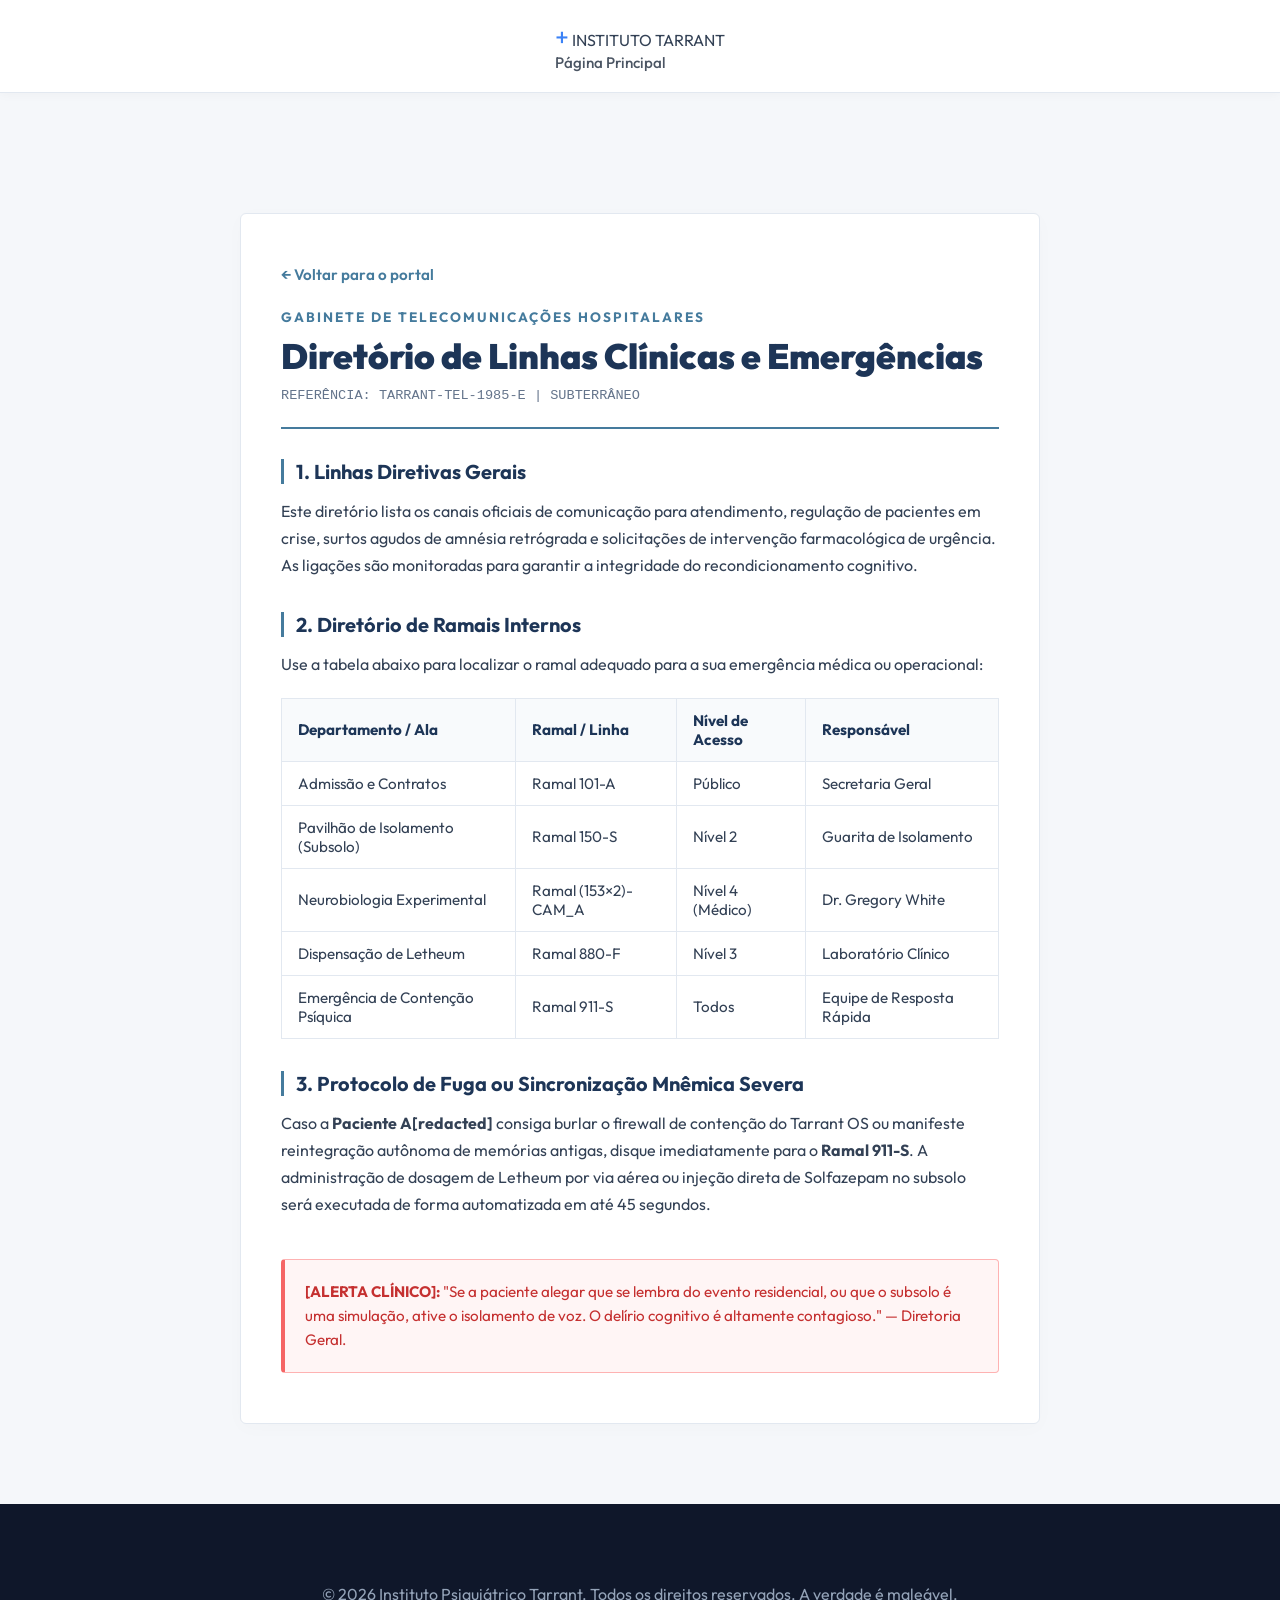
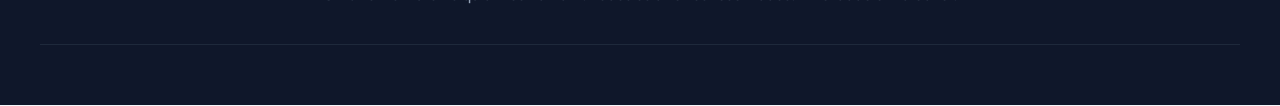
<file: emergencia.html>
<!DOCTYPE html>
<html lang="pt-BR">
<head>
  <meta charset="UTF-8">
  <meta name="viewport" content="width=device-width, initial-scale=1.0">
  <title>Contatos de Emergência — Instituto Psiquiátrico Tarrant</title>
  <link rel="stylesheet" href="style.css">
  <link rel="icon" type="image/svg+xml" href="favicon_tarrant.svg">
  <link href="https://fonts.googleapis.com/css2?family=Outfit:wght@300;400;600;700;900&family=VT323&display=swap" rel="stylesheet">
  <style>
    body {
      background: var(--fake-bg, #f1f5f9);
      color: #334155;
      font-family: 'Outfit', sans-serif;
      margin: 0;
      padding: 0;
      overflow-y: auto !important;
      overflow-x: hidden !important;
    }
    .doc-page {
      padding: 120px 0 80px;
      min-height: 80vh;
    }
    .doc-container {
      max-width: 800px;
      margin: 0 auto;
      background: #ffffff;
      border: 1px solid var(--fake-border, #e2e8f0);
      border-radius: 6px;
      padding: 50px 40px;
      box-shadow: 0 4px 20px rgba(0,0,0,0.02);
    }
    .doc-header {
      border-bottom: 2px solid var(--fake-accent, #0f172a);
      padding-bottom: 24px;
      margin-bottom: 30px;
    }
    .doc-dept {
      font-size: 0.85rem;
      text-transform: uppercase;
      font-weight: 700;
      color: var(--fake-accent, #0f172a);
      letter-spacing: 2px;
      margin-bottom: 8px;
    }
    .doc-title {
      font-size: 2.2rem;
      font-weight: 900;
      color: var(--fake-primary, #1e293b);
      margin: 0 0 10px;
    }
    .doc-meta {
      font-size: 0.85rem;
      color: #64748b;
      font-family: monospace;
    }
    .doc-section {
      margin-bottom: 32px;
    }
    .doc-section h3 {
      font-size: 1.25rem;
      font-weight: 700;
      color: var(--fake-primary, #1e293b);
      margin-bottom: 14px;
      border-left: 3px solid var(--fake-accent, #0f172a);
      padding-left: 12px;
    }
    .doc-section p {
      line-height: 1.7;
      margin-bottom: 16px;
      font-size: 1rem;
    }
    .doc-table {
      width: 100%;
      border-collapse: collapse;
      margin: 20px 0;
      font-size: 0.95rem;
    }
    .doc-table th, .doc-table td {
      border: 1px solid var(--fake-border, #e2e8f0);
      padding: 12px 16px;
      text-align: left;
    }
    .doc-table th {
      background: #f8fafc;
      font-weight: 700;
      color: var(--fake-primary, #1e293b);
    }
    .doc-table tr:hover {
      background: #f8fafc;
    }
    .redacted {
      background: #0f172a;
      color: #0f172a;
      padding: 0 4px;
      border-radius: 2px;
      user-select: none;
    }
    .warning-box {
      background: #fff5f5;
      border: 1px solid #feb2b2;
      border-left: 4px solid #f56565;
      padding: 20px;
      border-radius: 4px;
      margin-top: 40px;
      font-size: 0.95rem;
      color: #c53030;
      line-height: 1.6;
    }
    .back-btn {
      display: inline-block;
      margin-bottom: 24px;
      color: var(--fake-accent, #0f172a);
      text-decoration: none;
      font-weight: 600;
      font-size: 0.95rem;
      transition: transform 0.2s;
    }
    .back-btn:hover {
      transform: translateX(-4px);
    }
  </style>
</head>
<body>

  <header class="fake-header">
    <div class="container fake-header-content">
      <div class="fake-logo">
        <span class="logo-icon">+</span>
        <span class="logo-name">INSTITUTO TARRANT</span>
      </div>
      <nav class="fake-nav">
        <a href="index.html">Página Principal</a>
      </nav>
    </div>
  </header>

  <div class="doc-page">
    <div class="doc-container">
      <a href="index.html" class="back-btn">← Voltar para o portal</a>
      
      <div class="doc-header">
        <div class="doc-dept">Gabinete de Telecomunicações Hospitalares</div>
        <h1 class="doc-title">Diretório de Linhas Clínicas e Emergências</h1>
        <div class="doc-meta">REFERÊNCIA: TARRANT-TEL-1985-E | SUBTERRÂNEO</div>
      </div>

      <div class="doc-section">
        <h3>1. Linhas Diretivas Gerais</h3>
        <p>Este diretório lista os canais oficiais de comunicação para atendimento, regulação de pacientes em crise, surtos agudos de amnésia retrógrada e solicitações de intervenção farmacológica de urgência. As ligações são monitoradas para garantir a integridade do recondicionamento cognitivo.</p>
      </div>

      <div class="doc-section">
        <h3>2. Diretório de Ramais Internos</h3>
        <p>Use a tabela abaixo para localizar o ramal adequado para a sua emergência médica ou operacional:</p>
        
        <table class="doc-table">
          <thead>
            <tr>
              <th>Departamento / Ala</th>
              <th>Ramal / Linha</th>
              <th>Nível de Acesso</th>
              <th>Responsável</th>
            </tr>
          </thead>
          <tbody>
            <tr>
              <td>Admissão e Contratos</td>
              <td>Ramal 101-A</td>
              <td>Público</td>
              <td>Secretaria Geral</td>
            </tr>
            <tr>
              <td>Pavilhão de Isolamento (Subsolo)</td>
              <td>Ramal 150-S</td>
              <td>Nível 2</td>
              <td>Guarita de Isolamento</td>
            </tr>
            <tr>
              <td>Neurobiologia Experimental</td>
              <td>Ramal (153×2)-CAM_A</td>
              <td>Nível 4 (Médico)</td>
              <td>Dr. Gregory White</td>
            </tr>
            <tr>
              <td>Dispensação de Letheum</td>
              <td>Ramal 880-F</td>
              <td>Nível 3</td>
              <td>Laboratório Clínico</td>
            </tr>
            <tr>
              <td>Emergência de Contenção Psíquica</td>
              <td>Ramal 911-S</td>
              <td>Todos</td>
              <td>Equipe de Resposta Rápida</td>
            </tr>
          </tbody>
        </table>
      </div>

      <div class="doc-section">
        <h3>3. Protocolo de Fuga ou Sincronização Mnêmica Severa</h3>
        <p>Caso a <strong>Paciente A[redacted]</strong> consiga burlar o firewall de contenção do Tarrant OS ou manifeste reintegração autônoma de memórias antigas, disque imediatamente para o <strong>Ramal 911-S</strong>. A administração de dosagem de Letheum por via aérea ou injeção direta de Solfazepam no subsolo será executada de forma automatizada em até 45 segundos.</p>
      </div>

      <div class="warning-box">
        <strong>[ALERTA CLÍNICO]:</strong>
        "Se a paciente alegar que se lembra do evento residencial, ou que o subsolo é uma simulação, ative o isolamento de voz. O delírio cognitivo é altamente contagioso." — Diretoria Geral.
      </div>
    </div>
  </div>

  <footer class="fake-footer" style="margin-top:0;">
    <div class="container footer-content" style="justify-content: center; text-align: center;">
      <p>&copy; 2026 Instituto Psiquiátrico Tarrant. Todos os direitos reservados. A verdade é maleável.</p>
    </div>
  </footer>

</body>
</html>
</file>
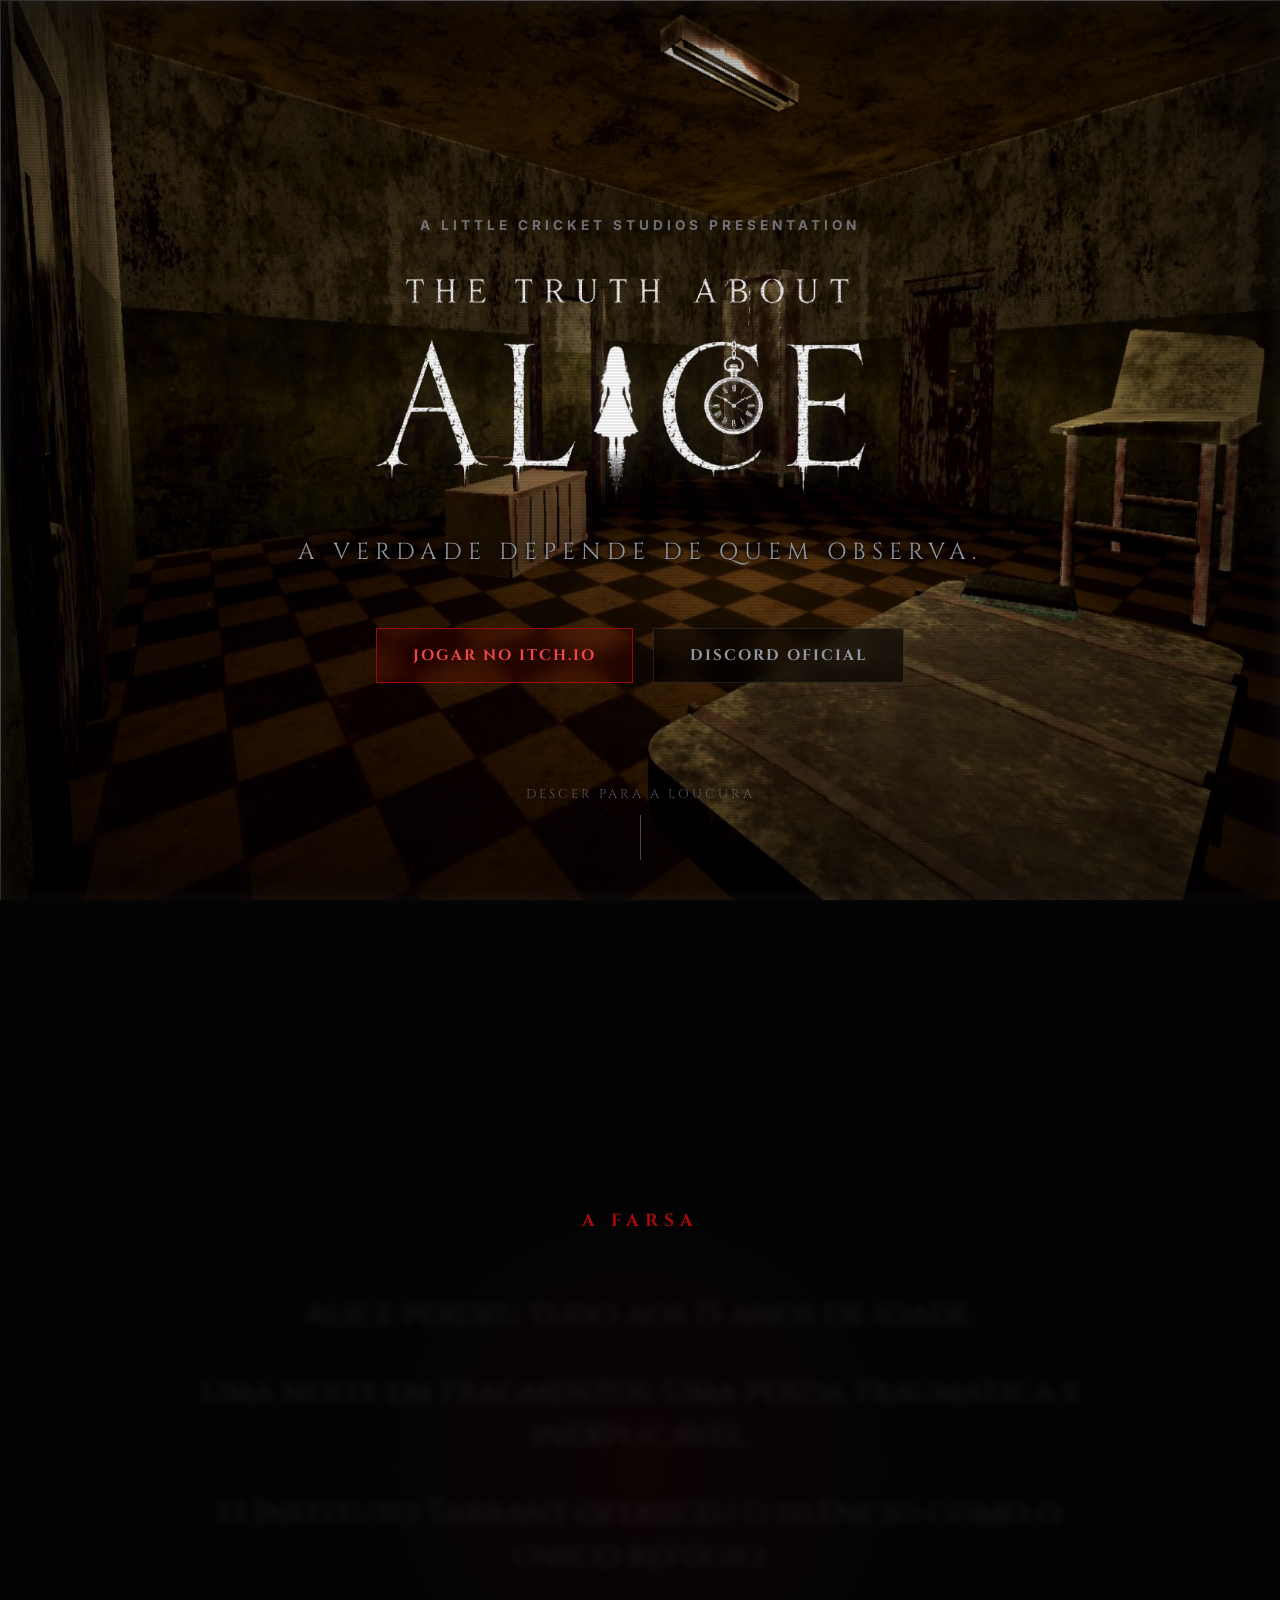
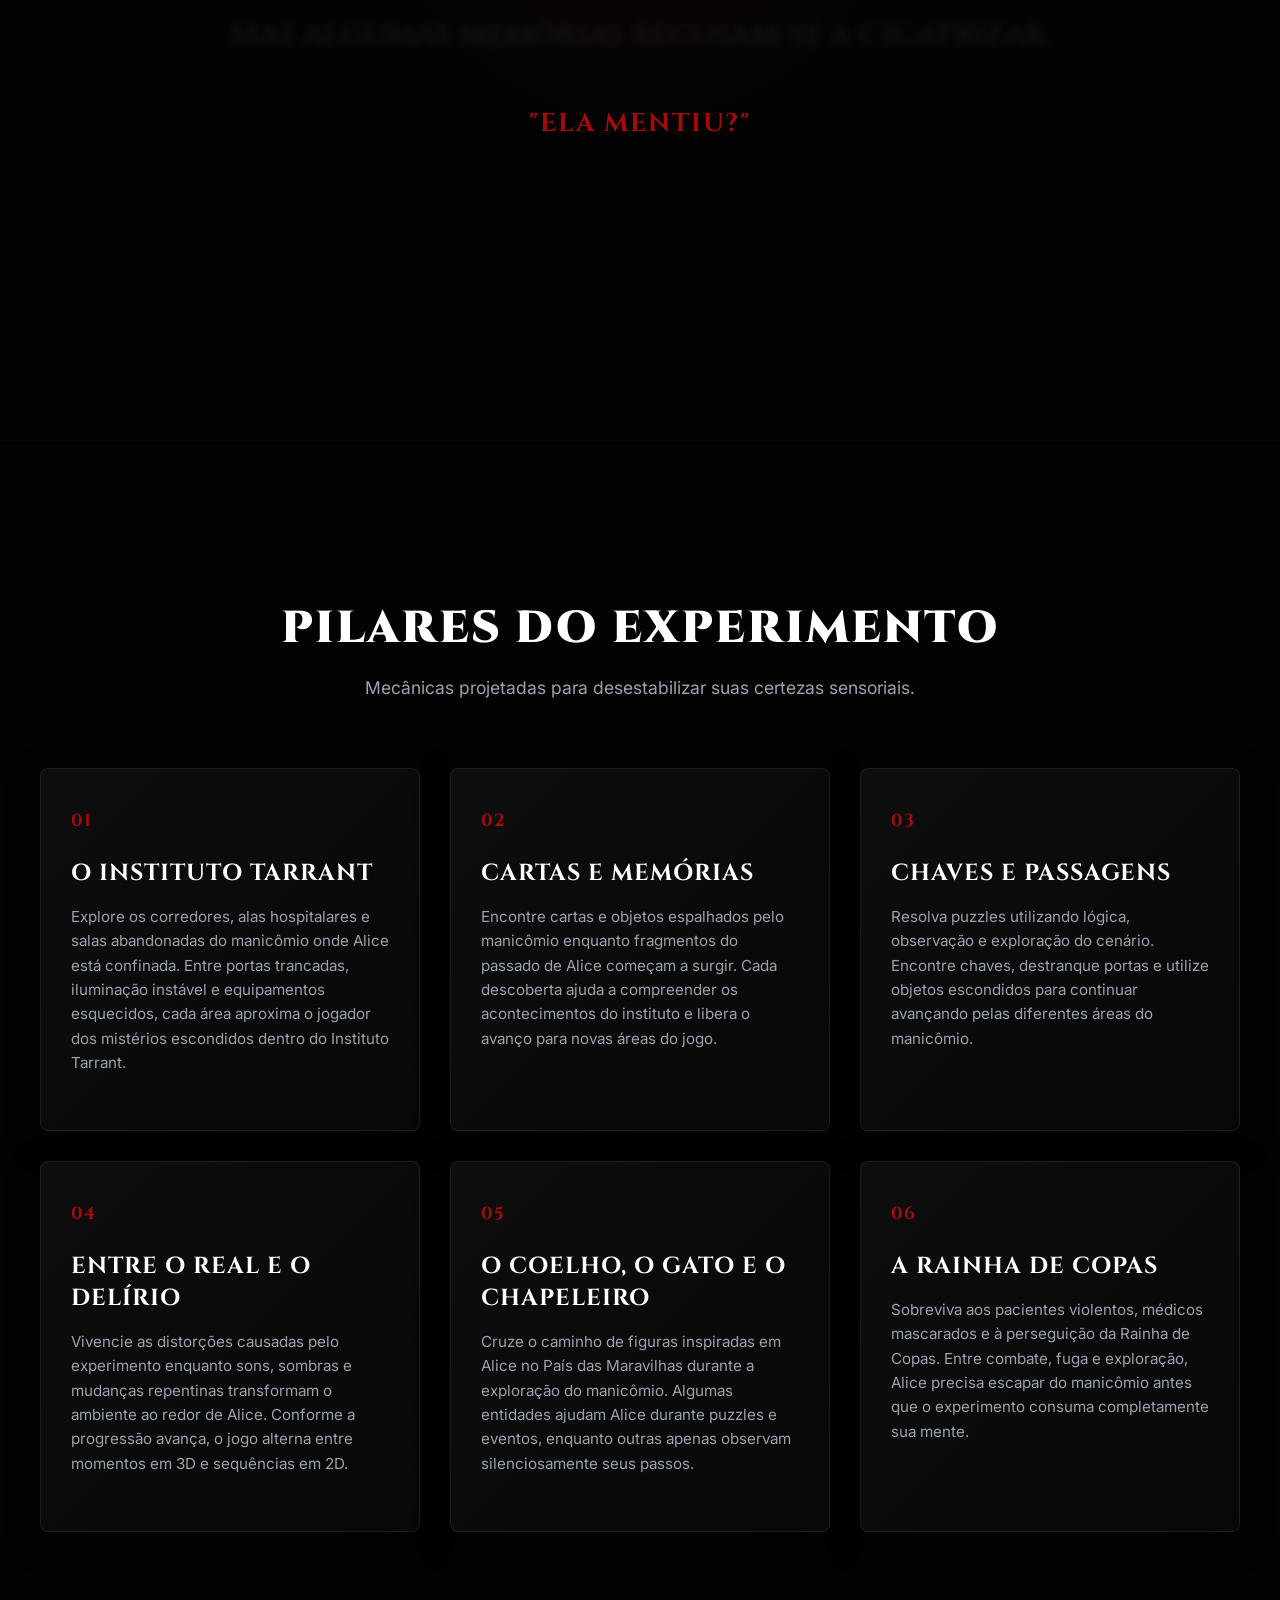
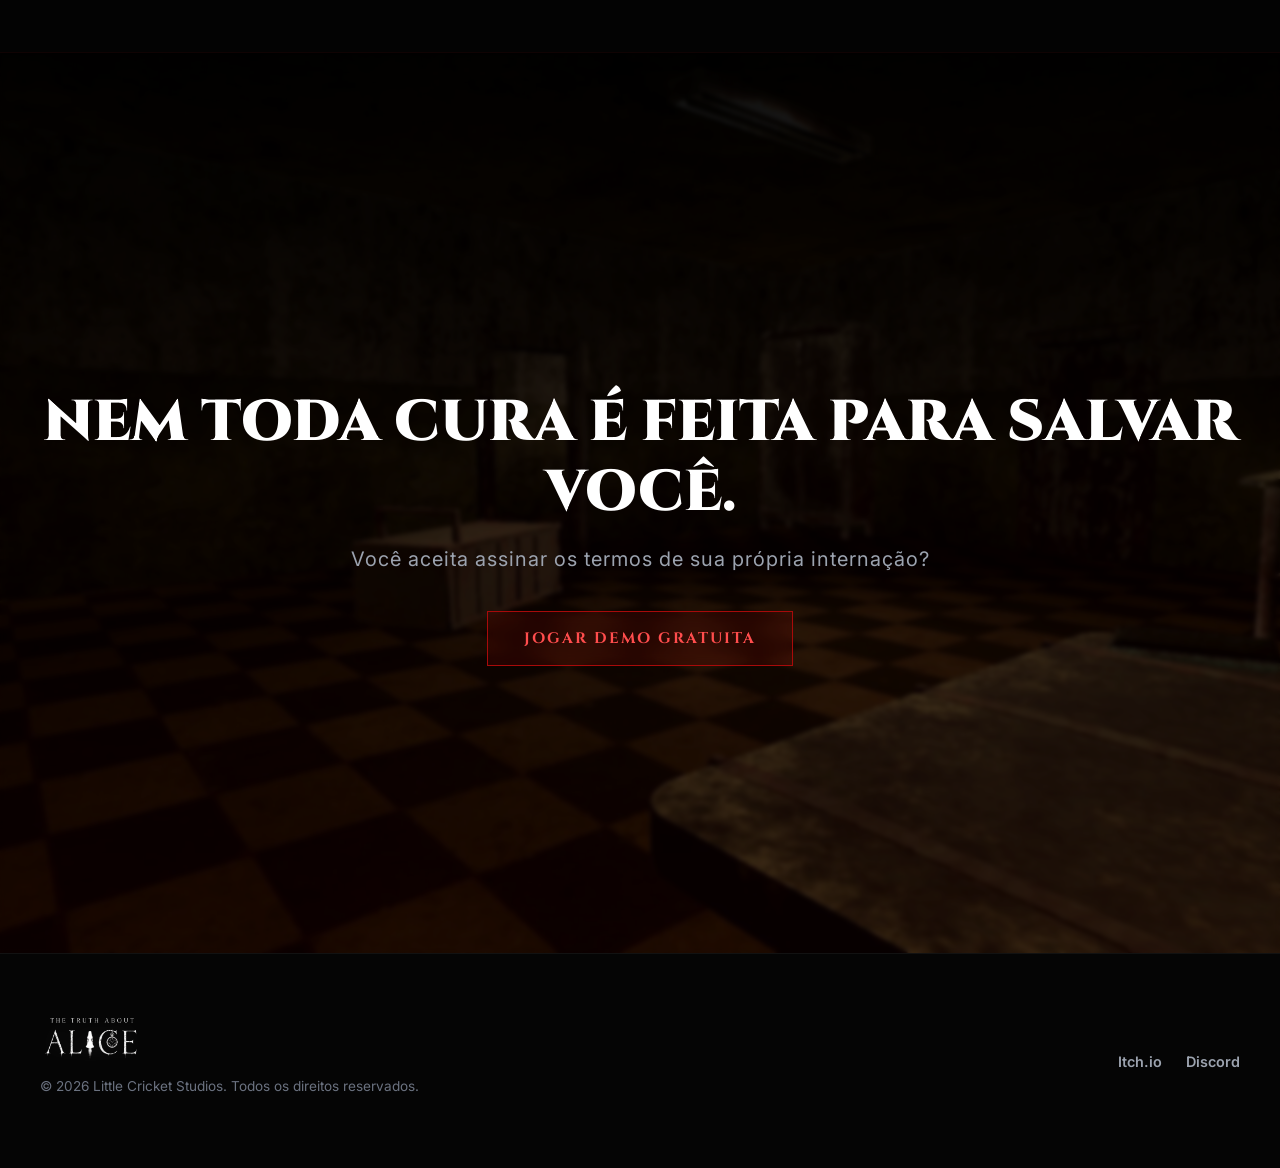
<file: game.html>
<!DOCTYPE html>
<html lang="pt-BR">

<head>
  <meta charset="UTF-8">
  <meta name="viewport" content="width=device-width, initial-scale=1.0">
  <title>THE TRUTH ABOUT ALICE</title>
  <meta name="description"
    content="Experimente o terror psicológico premium em THE TRUTH ABOUT ALICE. Explore o Instituto Tarrant, enfrente seus traumas e decida o que é real." />

  <meta property="og:title" content="THE TRUTH ABOUT ALICE" />
  <meta property="og:description"
    content="A verdade depende de quem observa. Uma descida cinematográfica ao horror psiquiátrico." />
  <meta property="og:image" content="asylum_corridor.png" />
  <meta property="og:type" content="website" />

  <link
    href="https://fonts.googleapis.com/css2?family=Cinzel:wght@400;700;900&family=Inter:wght@300;400;600;700&family=VT323&display=swap"
    rel="stylesheet">
  <link rel="stylesheet" href="game.css">
  <link rel="icon" type="image/png" href="logo_white.png">
</head>

<body>

  <div class="scanlines"></div>
  <div class="vignette"></div>

  <div class="particles-container" id="dust-particles"></div>

  <div class="distant-door" id="parallax-bg-deep"></div>
  <div id="shatter-bg"></div>

  <div id="scroll-content">

    <section id="hero" class="fullscreen-section">
      <div class="hero-bg-layer" id="hero-parallax-img"></div>
      <div class="hero-content">
        <div class="studio-badge">A LITTLE CRICKET STUDIOS PRESENTATION</div>
        <div class="logo-wrapper">
          <img src="logo_white.png" alt="THE TRUTH ABOUT ALICE" class="game-main-logo">
        </div>
        <p class="subtitle">A verdade depende de quem observa.</p>
        <div class="hero-buttons">
          <a href="https://little-cricket-studios.itch.io/the-truth-about-alice" target="_blank"
            class="btn-premium primary" id="btn-play-game">Jogar no Itch.io</a>
          <a href="https://discord.com/invite/739CWTZzvU" target="_blank" class="btn-premium outline"
            id="btn-discord">Discord Oficial</a>
        </div>
      </div>
      <div class="scroll-indicator" onclick="document.getElementById('story').scrollIntoView({behavior: 'smooth'})">
        <span>DESCER PARA A LOUCURA</span>
        <div class="arrow"></div>
      </div>
    </section>

    <section id="story" class="section">
      <div class="section-bg-glow"></div>
      <div class="container story-container">
        <h2 class="section-title-tag">A Farsa</h2>
        <div class="story-fade-lines">
          <p class="fade-text">Alice perdeu tudo aos 15 anos de idade.</p>
          <p class="fade-text">Uma noite em fragmentos. Uma perda traumática e inexplicável.</p>
          <p class="fade-text">O Instituto Tarrant ofereceu o silêncio como o único refúgio.</p>
          <p class="fade-text">Mas algumas memórias recusam-se a cicatrizar.</p>
        </div>
        <div class="dynamic-phrases-container">
          <span class="phrase active">"ELA MENTIU?"</span>
          <span class="phrase">"ELES MENTIRAM?"</span>
          <span class="phrase">"VOCÊ ACHA QUE ESTÁ SEGURO?"</span>
        </div>
      </div>
    </section>

    <section id="gameplay" class="section">
      <div class="container">
        <h2 class="section-title">Pilares do Experimento</h2>
        <p class="section-subtitle">Mecânicas projetadas para desestabilizar suas certezas sensoriais.</p>

        <div class="gameplay-grid">
          
          <div class="gameplay-card" onmousemove="tiltCard(event, this)" onmouseleave="resetCard(this)">
            <div class="card-glow"></div>
            <div class="card-num">01</div>
            <h3>O Instituto Tarrant</h3>
            <p>Explore os corredores, alas hospitalares e salas abandonadas do manicômio onde Alice está confinada. Entre portas trancadas, iluminação instável e equipamentos esquecidos, cada área aproxima o jogador dos mistérios escondidos dentro do Instituto Tarrant.</p>
          </div>
          
          <div class="gameplay-card" onmousemove="tiltCard(event, this)" onmouseleave="resetCard(this)">
            <div class="card-glow"></div>
            <div class="card-num">02</div>
            <h3>Cartas e Memórias</h3>
            <p>Encontre cartas e objetos espalhados pelo manicômio enquanto fragmentos do passado de Alice começam a surgir. Cada descoberta ajuda a compreender os acontecimentos do instituto e libera o avanço para novas áreas do jogo.</p>
          </div>
          
          <div class="gameplay-card" onmousemove="tiltCard(event, this)" onmouseleave="resetCard(this)">
            <div class="card-glow"></div>
            <div class="card-num">03</div>
            <h3>Chaves e Passagens</h3>
            <p>Resolva puzzles utilizando lógica, observação e exploração do cenário. Encontre chaves, destranque portas e utilize objetos escondidos para continuar avançando pelas diferentes áreas do manicômio.</p>
          </div>
          
          <div class="gameplay-card" onmousemove="tiltCard(event, this)" onmouseleave="resetCard(this)">
            <div class="card-glow"></div>
            <div class="card-num">04</div>
            <h3>Entre o Real e o Delírio</h3>
            <p>Vivencie as distorções causadas pelo experimento enquanto sons, sombras e mudanças repentinas transformam o ambiente ao redor de Alice. Conforme a progressão avança, o jogo alterna entre momentos em 3D e sequências em 2D.</p>
          </div>
          
          <div class="gameplay-card" onmousemove="tiltCard(event, this)" onmouseleave="resetCard(this)">
            <div class="card-glow"></div>
            <div class="card-num">05</div>
            <h3>O Coelho, O Gato e O Chapeleiro</h3>
            <p>Cruze o caminho de figuras inspiradas em Alice no País das Maravilhas durante a exploração do manicômio. Algumas entidades ajudam Alice durante puzzles e eventos, enquanto outras apenas observam silenciosamente seus passos.</p>
          </div>
          
          <div class="gameplay-card" onmousemove="tiltCard(event, this)" onmouseleave="resetCard(this)">
            <div class="card-glow"></div>
            <div class="card-num">06</div>
            <h3>A Rainha de Copas</h3>
            <p>Sobreviva aos pacientes violentos, médicos mascarados e à perseguição da Rainha de Copas. Entre combate,
              fuga e exploração, Alice precisa escapar do manicômio antes que o experimento consuma completamente sua
              mente.</p>
          </div>
        </div>
      </div>
    </section>

    <section id="cta" class="fullscreen-section">
      <div class="cta-backdrop-blur"></div>
      <div class="cta-content container">
        <h2 class="final-text">Nem toda cura é feita para salvar você.</h2>
        <p class="cta-sub">Você aceita assinar os termos de sua própria internação?</p>
        <div class="hero-buttons" style="margin-top: 40px;">
          <a href="https://little-cricket-studios.itch.io/the-truth-about-alice" target="_blank"
            class="btn-premium primary" id="btn-cta-play">Jogar Demo Gratuita</a>
        </div>
      </div>
    </section>

    <footer class="game-footer">
      <div class="container footer-elements">
        <div class="footer-left">
          <img src="logo_white.png" alt="THE TRUTH ABOUT ALICE" class="footer-logo-img">
          <p class="footer-copyright">&copy; 2026 Little Cricket Studios. Todos os direitos reservados.</p>
        </div>
        <div class="footer-right">
          <div class="footer-socials">
            <a href="https://little-cricket-studios.itch.io/the-truth-about-alice" target="_blank">Itch.io</a>
            <a href="https://discord.com/invite/739CWTZzvU" target="_blank">Discord</a>
          </div>
        </div>
      </div>
    </footer>

  </div>

  <script src="game.js"></script>
</body>

</html>
</file>
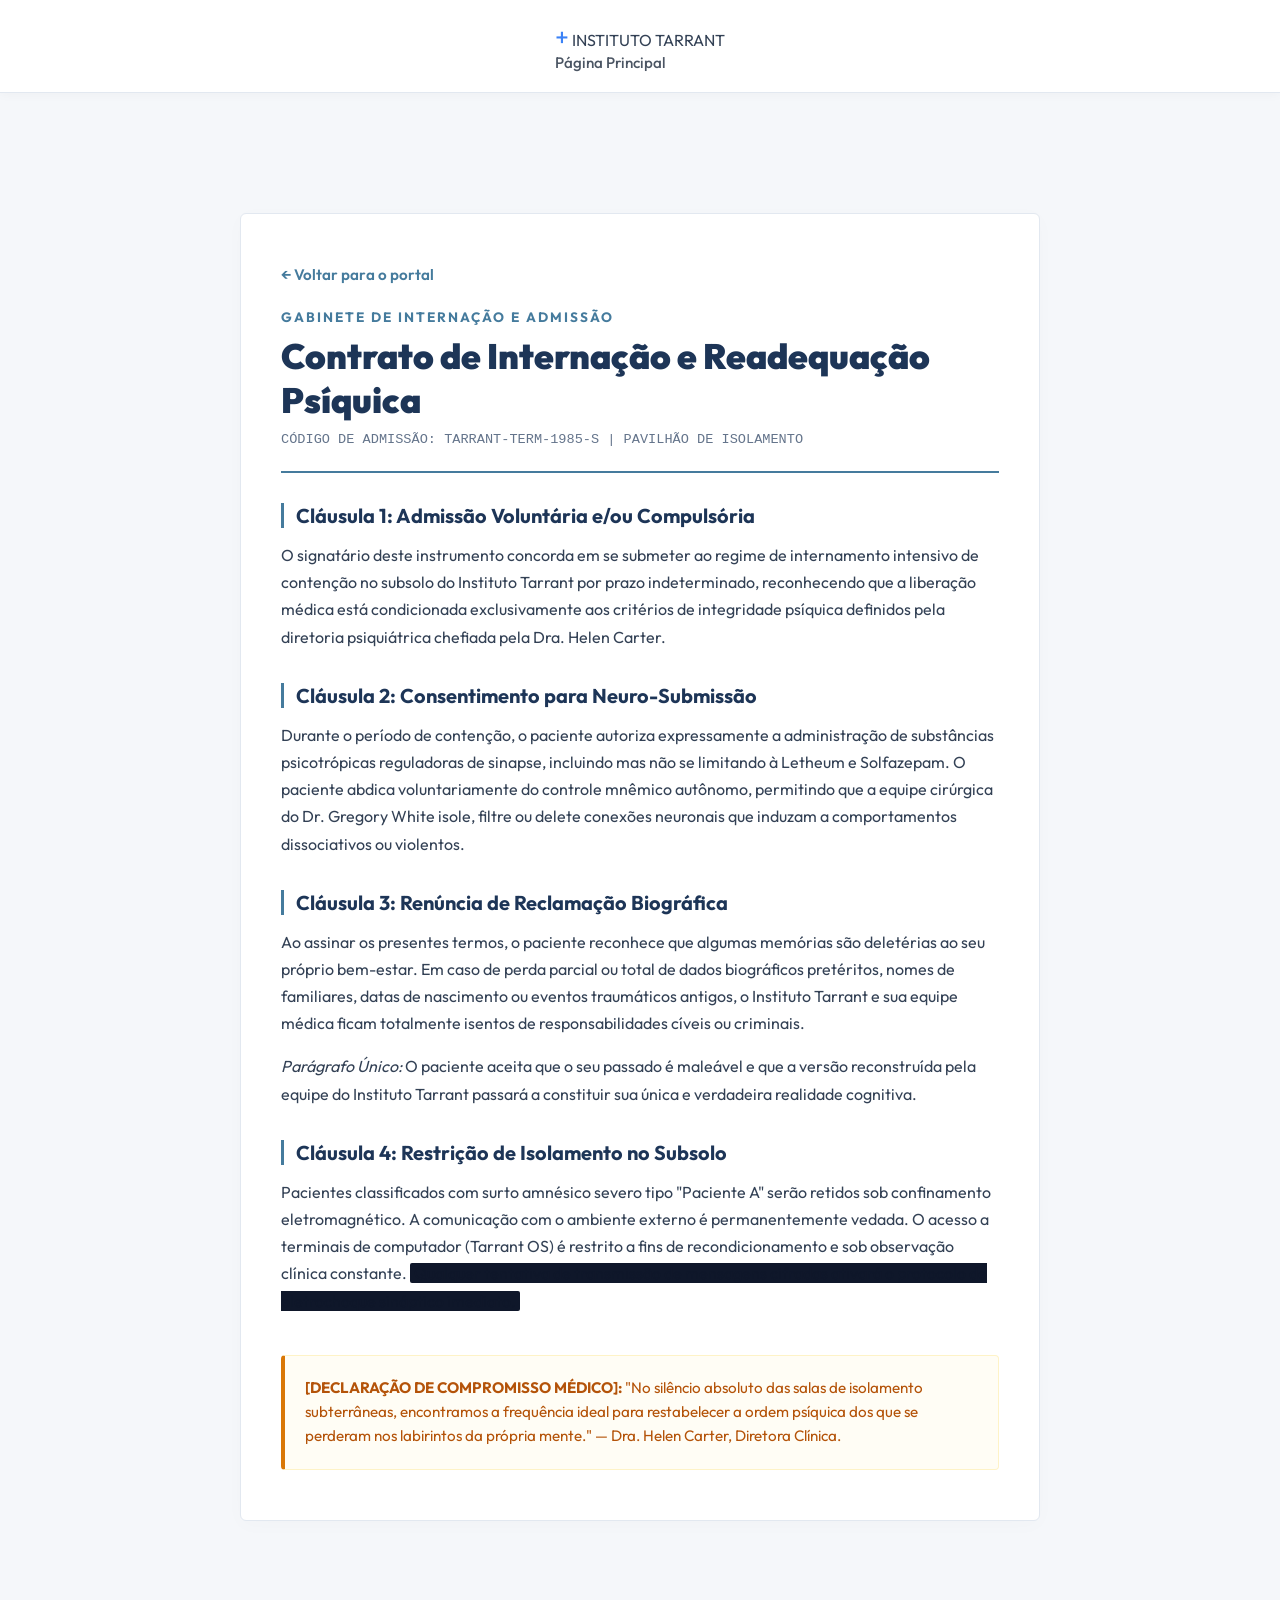
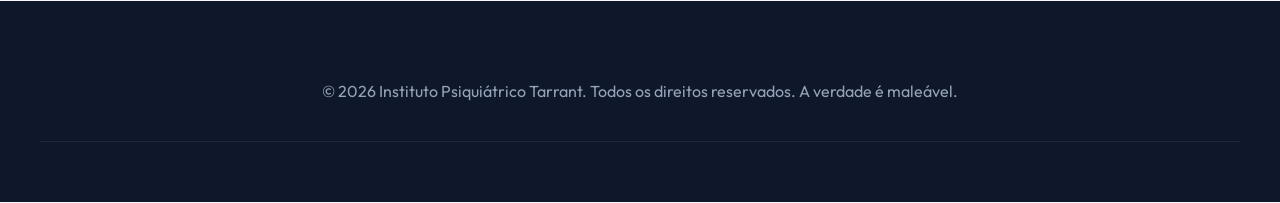
<file: internacao.html>
<!DOCTYPE html>
<html lang="pt-BR">
<head>
  <meta charset="UTF-8">
  <meta name="viewport" content="width=device-width, initial-scale=1.0">
  <title>Termos de Internação — Instituto Psiquiátrico Tarrant</title>
  <link rel="stylesheet" href="style.css">
  <link rel="icon" type="image/svg+xml" href="favicon_tarrant.svg">
  <link href="https://fonts.googleapis.com/css2?family=Outfit:wght@300;400;600;700;900&family=VT323&display=swap" rel="stylesheet">
  <style>
    body {
      background: var(--fake-bg, #f1f5f9);
      color: #334155;
      font-family: 'Outfit', sans-serif;
      margin: 0;
      padding: 0;
      overflow-y: auto !important;
      overflow-x: hidden !important;
    }
    .doc-page {
      padding: 120px 0 80px;
      min-height: 80vh;
    }
    .doc-container {
      max-width: 800px;
      margin: 0 auto;
      background: #ffffff;
      border: 1px solid var(--fake-border, #e2e8f0);
      border-radius: 6px;
      padding: 50px 40px;
      box-shadow: 0 4px 20px rgba(0,0,0,0.02);
    }
    .doc-header {
      border-bottom: 2px solid var(--fake-accent, #0f172a);
      padding-bottom: 24px;
      margin-bottom: 30px;
    }
    .doc-dept {
      font-size: 0.85rem;
      text-transform: uppercase;
      font-weight: 700;
      color: var(--fake-accent, #0f172a);
      letter-spacing: 2px;
      margin-bottom: 8px;
    }
    .doc-title {
      font-size: 2.2rem;
      font-weight: 900;
      color: var(--fake-primary, #1e293b);
      margin: 0 0 10px;
    }
    .doc-meta {
      font-size: 0.85rem;
      color: #64748b;
      font-family: monospace;
    }
    .doc-section {
      margin-bottom: 32px;
    }
    .doc-section h3 {
      font-size: 1.25rem;
      font-weight: 700;
      color: var(--fake-primary, #1e293b);
      margin-bottom: 14px;
      border-left: 3px solid var(--fake-accent, #0f172a);
      padding-left: 12px;
    }
    .doc-section p {
      line-height: 1.7;
      margin-bottom: 16px;
      font-size: 1rem;
    }
    .redacted {
      background: #0f172a;
      color: #0f172a;
      padding: 0 4px;
      border-radius: 2px;
      user-select: none;
    }
    .warning-box {
      background: #fffdf5;
      border: 1px solid #fef3c7;
      border-left: 4px solid #d97706;
      padding: 20px;
      border-radius: 4px;
      margin-top: 40px;
      font-size: 0.95rem;
      color: #b45309;
      line-height: 1.6;
    }
    .back-btn {
      display: inline-block;
      margin-bottom: 24px;
      color: var(--fake-accent, #0f172a);
      text-decoration: none;
      font-weight: 600;
      font-size: 0.95rem;
      transition: transform 0.2s;
    }
    .back-btn:hover {
      transform: translateX(-4px);
    }
  </style>
</head>
<body>

  <header class="fake-header">
    <div class="container fake-header-content">
      <div class="fake-logo">
        <span class="logo-icon">+</span>
        <span class="logo-name">INSTITUTO TARRANT</span>
      </div>
      <nav class="fake-nav">
        <a href="index.html">Página Principal</a>
      </nav>
    </div>
  </header>

  <div class="doc-page">
    <div class="doc-container">
      <a href="index.html" class="back-btn">← Voltar para o portal</a>
      
      <div class="doc-header">
        <div class="doc-dept">Gabinete de Internação e Admissão</div>
        <h1 class="doc-title">Contrato de Internação e Readequação Psíquica</h1>
        <div class="doc-meta">CÓDIGO DE ADMISSÃO: TARRANT-TERM-1985-S | PAVILHÃO DE ISOLAMENTO</div>
      </div>

      <div class="doc-section">
        <h3>Cláusula 1: Admissão Voluntária e/ou Compulsória</h3>
        <p>O signatário deste instrumento concorda em se submeter ao regime de internamento intensivo de contenção no subsolo do Instituto Tarrant por prazo indeterminado, reconhecendo que a liberação médica está condicionada exclusivamente aos critérios de integridade psíquica definidos pela diretoria psiquiátrica chefiada pela Dra. Helen Carter.</p>
      </div>

      <div class="doc-section">
        <h3>Cláusula 2: Consentimento para Neuro-Submissão</h3>
        <p>Durante o período de contenção, o paciente autoriza expressamente a administração de substâncias psicotrópicas reguladoras de sinapse, incluindo mas não se limitando à Letheum e Solfazepam. O paciente abdica voluntariamente do controle mnêmico autônomo, permitindo que a equipe cirúrgica do Dr. Gregory White isole, filtre ou delete conexões neuronais que induzam a comportamentos dissociativos ou violentos.</p>
      </div>

      <div class="doc-section">
        <h3>Cláusula 3: Renúncia de Reclamação Biográfica</h3>
        <p>Ao assinar os presentes termos, o paciente reconhece que algumas memórias são deletérias ao seu próprio bem-estar. Em caso de perda parcial ou total de dados biográficos pretéritos, nomes de familiares, datas de nascimento ou eventos traumáticos antigos, o Instituto Tarrant e sua equipe médica ficam totalmente isentos de responsabilidades cíveis ou criminais.</p>
        <p><em>Parágrafo Único:</em> O paciente aceita que o seu passado é maleável e que a versão reconstruída pela equipe do Instituto Tarrant passará a constituir sua única e verdadeira realidade cognitiva.</p>
      </div>

      <div class="doc-section">
        <h3>Cláusula 4: Restrição de Isolamento no Subsolo</h3>
        <p>Pacientes classificados com surto amnésico severo tipo "Paciente A" serão retidos sob confinamento eletromagnético. A comunicação com o ambiente externo é permanentemente vedada. O acesso a terminais de computador (Tarrant OS) é restrito a fins de recondicionamento e sob observação clínica constante. <span class="redacted">Qualquer tentativa de transmissão de mensagens cifradas ativará o protocolo de eletrochoque sináptico imediato.</span></p>
      </div>

      <div class="warning-box">
        <strong>[DECLARAÇÃO DE COMPROMISSO MÉDICO]:</strong>
        "No silêncio absoluto das salas de isolamento subterrâneas, encontramos a frequência ideal para restabelecer a ordem psíquica dos que se perderam nos labirintos da própria mente." — Dra. Helen Carter, Diretora Clínica.
      </div>
    </div>
  </div>

  <footer class="fake-footer" style="margin-top:0;">
    <div class="container footer-content" style="justify-content: center; text-align: center;">
      <p>&copy; 2026 Instituto Psiquiátrico Tarrant. Todos os direitos reservados. A verdade é maleável.</p>
    </div>
  </footer>

</body>
</html>
</file>
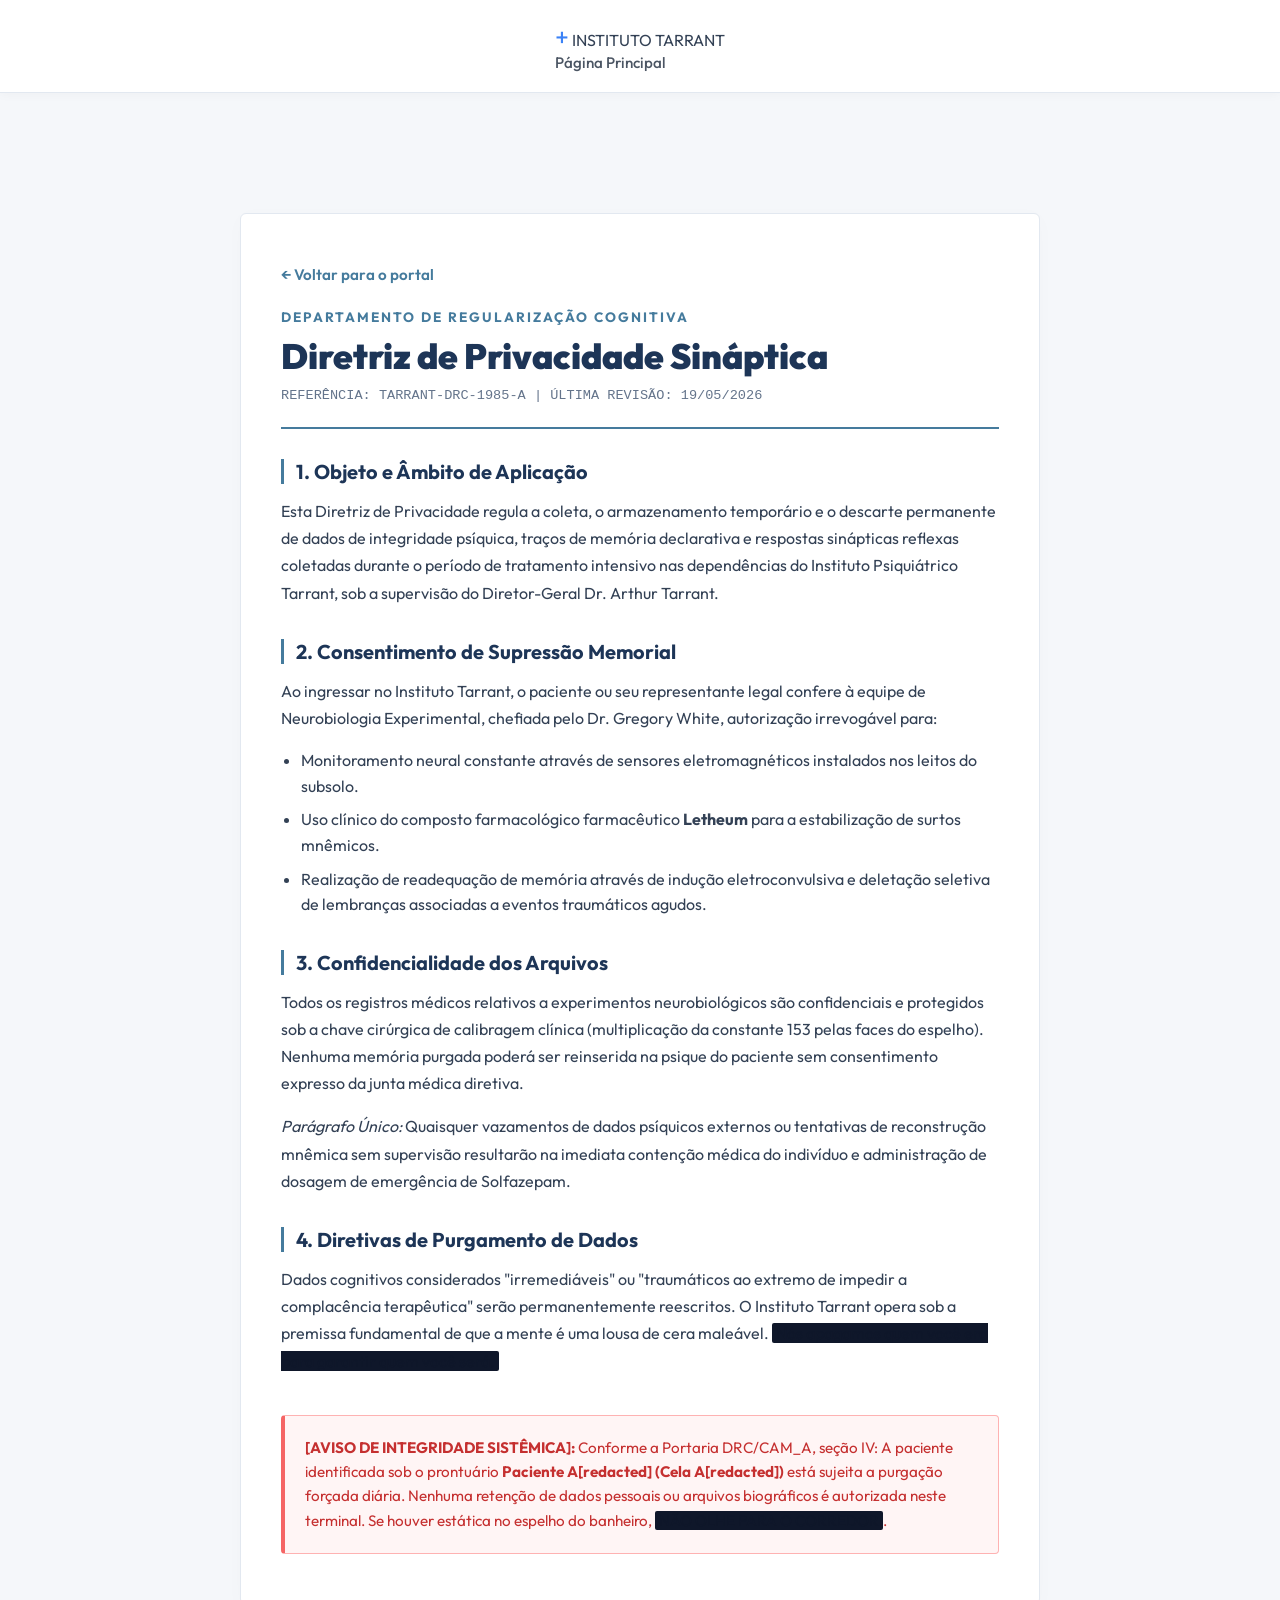
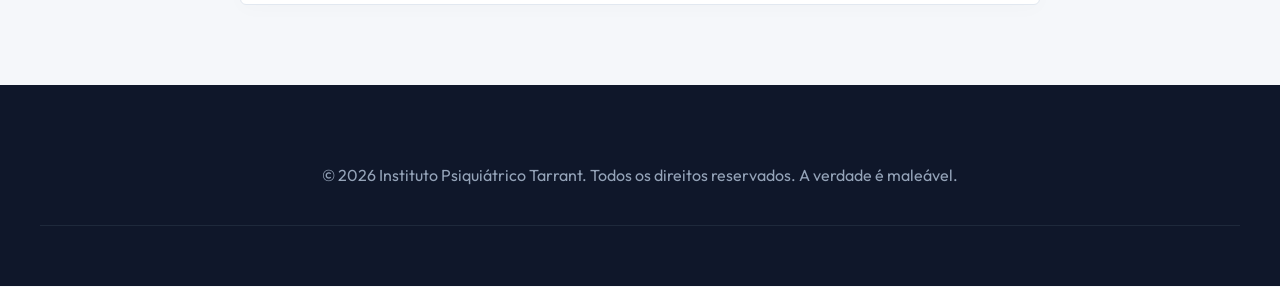
<file: privacidade.html>
<!DOCTYPE html>
<html lang="pt-BR">
<head>
  <meta charset="UTF-8">
  <meta name="viewport" content="width=device-width, initial-scale=1.0">
  <title>Política de Privacidade — Instituto Psiquiátrico Tarrant</title>
  <link rel="stylesheet" href="style.css">
  <link rel="icon" type="image/svg+xml" href="favicon_tarrant.svg">
  <link href="https://fonts.googleapis.com/css2?family=Outfit:wght@300;400;600;700;900&family=VT323&display=swap" rel="stylesheet">
  <style>
    body {
      background: var(--fake-bg, #f1f5f9);
      color: #334155;
      font-family: 'Outfit', sans-serif;
      margin: 0;
      padding: 0;
      overflow-y: auto !important;
      overflow-x: hidden !important;
    }
    .doc-page {
      padding: 120px 0 80px;
      min-height: 80vh;
    }
    .doc-container {
      max-width: 800px;
      margin: 0 auto;
      background: #ffffff;
      border: 1px solid var(--fake-border, #e2e8f0);
      border-radius: 6px;
      padding: 50px 40px;
      box-shadow: 0 4px 20px rgba(0,0,0,0.02);
    }
    .doc-header {
      border-bottom: 2px solid var(--fake-accent, #0f172a);
      padding-bottom: 24px;
      margin-bottom: 30px;
    }
    .doc-dept {
      font-size: 0.85rem;
      text-transform: uppercase;
      font-weight: 700;
      color: var(--fake-accent, #0f172a);
      letter-spacing: 2px;
      margin-bottom: 8px;
    }
    .doc-title {
      font-size: 2.2rem;
      font-weight: 900;
      color: var(--fake-primary, #1e293b);
      margin: 0 0 10px;
    }
    .doc-meta {
      font-size: 0.85rem;
      color: #64748b;
      font-family: monospace;
    }
    .doc-section {
      margin-bottom: 32px;
    }
    .doc-section h3 {
      font-size: 1.25rem;
      font-weight: 700;
      color: var(--fake-primary, #1e293b);
      margin-bottom: 14px;
      border-left: 3px solid var(--fake-accent, #0f172a);
      padding-left: 12px;
    }
    .doc-section p {
      line-height: 1.7;
      margin-bottom: 16px;
      font-size: 1rem;
    }
    .doc-list {
      margin-bottom: 16px;
      padding-left: 20px;
    }
    .doc-list li {
      margin-bottom: 8px;
      line-height: 1.6;
    }
    .redacted {
      background: #0f172a;
      color: #0f172a;
      padding: 0 4px;
      border-radius: 2px;
      user-select: none;
    }
    .warning-box {
      background: #fff5f5;
      border: 1px solid #feb2b2;
      border-left: 4px solid #f56565;
      padding: 20px;
      border-radius: 4px;
      margin-top: 40px;
      font-size: 0.95rem;
      color: #c53030;
      line-height: 1.6;
    }
    .back-btn {
      display: inline-block;
      margin-bottom: 24px;
      color: var(--fake-accent, #0f172a);
      text-decoration: none;
      font-weight: 600;
      font-size: 0.95rem;
      transition: transform 0.2s;
    }
    .back-btn:hover {
      transform: translateX(-4px);
    }
  </style>
</head>
<body>

  <header class="fake-header">
    <div class="container fake-header-content">
      <div class="fake-logo">
        <span class="logo-icon">+</span>
        <span class="logo-name">INSTITUTO TARRANT</span>
      </div>
      <nav class="fake-nav">
        <a href="index.html">Página Principal</a>
      </nav>
    </div>
  </header>

  <div class="doc-page">
    <div class="doc-container">
      <a href="index.html" class="back-btn">← Voltar para o portal</a>
      
      <div class="doc-header">
        <div class="doc-dept">Departamento de Regularização Cognitiva</div>
        <h1 class="doc-title">Diretriz de Privacidade Sináptica</h1>
        <div class="doc-meta">REFERÊNCIA: TARRANT-DRC-1985-A | ÚLTIMA REVISÃO: 19/05/2026</div>
      </div>

      <div class="doc-section">
        <h3>1. Objeto e Âmbito de Aplicação</h3>
        <p>Esta Diretriz de Privacidade regula a coleta, o armazenamento temporário e o descarte permanente de dados de integridade psíquica, traços de memória declarativa e respostas sinápticas reflexas coletadas durante o período de tratamento intensivo nas dependências do Instituto Psiquiátrico Tarrant, sob a supervisão do Diretor-Geral Dr. Arthur Tarrant.</p>
      </div>

      <div class="doc-section">
        <h3>2. Consentimento de Supressão Memorial</h3>
        <p>Ao ingressar no Instituto Tarrant, o paciente ou seu representante legal confere à equipe de Neurobiologia Experimental, chefiada pelo Dr. Gregory White, autorização irrevogável para:</p>
        <ul class="doc-list">
          <li>Monitoramento neural constante através de sensores eletromagnéticos instalados nos leitos do subsolo.</li>
          <li>Uso clínico do composto farmacológico farmacêutico <strong>Letheum</strong> para a estabilização de surtos mnêmicos.</li>
          <li>Realização de readequação de memória através de indução eletroconvulsiva e deletação seletiva de lembranças associadas a eventos traumáticos agudos.</li>
        </ul>
      </div>

      <div class="doc-section">
        <h3>3. Confidencialidade dos Arquivos</h3>
        <p>Todos os registros médicos relativos a experimentos neurobiológicos são confidenciais e protegidos sob a chave cirúrgica de calibragem clínica (multiplicação da constante 153 pelas faces do espelho). Nenhuma memória purgada poderá ser reinserida na psique do paciente sem consentimento expresso da junta médica diretiva.</p>
        <p><em>Parágrafo Único:</em> Quaisquer vazamentos de dados psíquicos externos ou tentativas de reconstrução mnêmica sem supervisão resultarão na imediata contenção médica do indivíduo e administração de dosagem de emergência de Solfazepam.</p>
      </div>

      <div class="doc-section">
        <h3>4. Diretivas de Purgamento de Dados</h3>
        <p>Dados cognitivos considerados "irremediáveis" ou "traumáticos ao extremo de impedir a complacência terapêutica" serão permanentemente reescritos. O Instituto Tarrant opera sob a premissa fundamental de que a mente é uma lousa de cera maleável. <span class="redacted">Nós apagamos quem você era para garantir quem você será.</span></p>
      </div>

      <div class="warning-box">
        <strong>[AVISO DE INTEGRIDADE SISTÊMICA]:</strong>
        Conforme a Portaria DRC/CAM_A, seção IV: A paciente identificada sob o prontuário <strong>Paciente A[redacted] (Cela A[redacted])</strong> está sujeita a purgação forçada diária. Nenhuma retenção de dados pessoais ou arquivos biográficos é autorizada neste terminal. Se houver estática no espelho do banheiro, <span class="redacted">NÃO OLHE PARA O CORREDOR</span>.
      </div>
    </div>
  </div>

  <footer class="fake-footer" style="margin-top:0;">
    <div class="container footer-content" style="justify-content: center; text-align: center;">
      <p>&copy; 2026 Instituto Psiquiátrico Tarrant. Todos os direitos reservados. A verdade é maleável.</p>
    </div>
  </footer>

</body>
</html>
</file>
<file: style.css>
:root {
  
  --fake-bg: #f5f7fa;
  --fake-text: #2c3e50;
  --fake-primary: #1d3557;
  --fake-accent: #457b9d;
  --fake-light: #f1faee;
  --fake-border: #e2e8f0;

  --os-bg: #007d7d; 
  --os-window: #c0c0c0; 
  --os-text: #000000;
  --os-header-bg: #000080; 
  --os-header-text: #ffffff;
  --os-border-light: #ffffff;
  --os-border-dark: #808080;
  --os-border-darkest: #000000;

  --font-sans: 'Inter', -apple-system, BlinkMacSystemFont, "Segoe UI", Roboto, sans-serif;
  --font-retro: 'VT323', monospace;
  --font-serif: 'Cinzel', Georgia, serif;
}

* {
  box-sizing: border-box;
  margin: 0;
  padding: 0;
}

body {
  width: 100vw;
  height: 100vh;
  margin: 0;
  padding: 0;
  overflow: hidden;
  font-family: var(--font-sans);
  background: #000;
}

#fake-site {
  width: 100vw;
  height: 100vh;
  overflow-y: auto;
  background-color: var(--fake-bg);
  color: var(--fake-text);
  scroll-behavior: smooth;
  position: relative;
  z-index: 10;
  transition: filter 1s ease, transform 1s ease;
}

.container {
  max-width: 1200px;
  margin: 0 auto;
  padding: 0 24px;
}

.fake-header {
  display: flex;
  justify-content: space-between;
  align-items: center;
  padding: 20px 40px;
  background: #ffffff;
  border-bottom: 1px solid var(--fake-border);
  position: sticky;
  top: 0;
  z-index: 100;
  box-shadow: 0 2px 10px rgba(0, 0, 0, 0.03);
}

.logo {
  font-weight: 800;
  font-size: 1.4rem;
  color: var(--fake-primary);
  letter-spacing: 1px;
  display: flex;
  align-items: center;
  gap: 10px;
  cursor: pointer;
  user-select: none;
}

.logo-icon {
  color: #3b82f6;
  font-size: 1.6rem;
  animation: logo-spin 10s infinite linear;
}

@keyframes logo-spin {
  from { transform: rotate(0deg); }
  to { transform: rotate(360deg); }
}

nav {
  display: flex;
  align-items: center;
  gap: 28px;
}

nav a {
  text-decoration: none;
  color: #4b5563;
  font-weight: 500;
  font-size: 0.95rem;
  transition: color 0.3s ease, text-shadow 0.3s ease;
}

nav a:hover {
  color: var(--fake-accent);
}

.btn-game-site {
  background: transparent;
  color: var(--fake-primary);
  border: 1px solid var(--fake-primary);
  padding: 8px 16px;
  border-radius: 4px;
  font-weight: bold;
  font-size: 0.85rem;
  transition: all 0.3s ease;
}

.btn-game-site:hover {
  background: var(--fake-primary);
  color: #fff !important;
}

.btn-portal {
  background: var(--fake-primary);
  color: #ffffff !important;
  padding: 10px 20px;
  border-radius: 4px;
  font-weight: bold;
  box-shadow: 0 4px 6px rgba(29, 53, 87, 0.15);
  transition: background 0.3s ease, transform 0.2s ease, box-shadow 0.3s ease;
}

.btn-portal:hover {
  background: #15253e;
  transform: translateY(-1px);
  box-shadow: 0 6px 12px rgba(29, 53, 87, 0.25);
}

.fake-hero {
  min-height: 80vh;
  display: flex;
  align-items: center;
  justify-content: flex-start;
  padding: 60px 8%;
  background: linear-gradient(90deg, rgba(255,255,255,0.95) 0%, rgba(255,255,255,0.7) 60%, rgba(255,255,255,0.1) 100%), 
              url('https://images.unsplash.com/photo-1519494026892-80bbd2d6fd0d?q=80&w=2053&auto=format&fit=crop') center/cover;
  position: relative;
  border-bottom: 1px solid var(--fake-border);
}

.hero-text {
  max-width: 650px;
  position: relative;
  z-index: 5;
}

.hero-text h1 {
  font-size: 3.8rem;
  font-weight: 800;
  line-height: 1.15;
  color: var(--fake-primary);
  margin-bottom: 24px;
  letter-spacing: -1px;
}

.hero-text p {
  font-size: 1.25rem;
  line-height: 1.6;
  color: #4a5568;
  margin-bottom: 35px;
}

.hero-actions {
  display: flex;
  gap: 16px;
  margin-bottom: 40px;
}

.btn-primary {
  background: var(--fake-accent);
  color: #fff;
  border: none;
  padding: 14px 28px;
  font-size: 1.05rem;
  font-weight: 700;
  border-radius: 4px;
  cursor: pointer;
  box-shadow: 0 4px 6px rgba(69, 123, 157, 0.2);
  transition: all 0.3s ease;
}

.btn-primary:hover {
  background: #345d77;
  transform: translateY(-1px);
  box-shadow: 0 6px 12px rgba(69, 123, 157, 0.3);
}

.btn-outline {
  background: transparent;
  color: var(--fake-primary);
  border: 2px solid var(--fake-primary);
  padding: 12px 26px;
  font-size: 1.05rem;
  font-weight: 700;
  border-radius: 4px;
  cursor: pointer;
  transition: all 0.3s ease;
}

.btn-outline:hover {
  background: rgba(29, 53, 87, 0.05);
}

.creepy-sub {
  font-size: 0.8rem;
  color: #a0aec0;
  opacity: 0.04;
  cursor: default;
  transition: opacity 0.5s ease, color 0.5s ease;
  user-select: none;
}

.creepy-sub:hover {
  opacity: 1;
  color: #e63946;
}

.fake-services {
  padding: 100px 0;
  background: #ffffff;
  border-bottom: 1px solid var(--fake-border);
}

.section-title {
  font-size: 2.4rem;
  font-weight: 800;
  color: var(--fake-primary);
  text-align: center;
  margin-bottom: 12px;
}

.section-subtitle {
  font-size: 1.15rem;
  color: #718096;
  text-align: center;
  margin-bottom: 60px;
}

.services-grid {
  display: grid;
  grid-template-columns: repeat(auto-fit, minmax(320px, 1fr));
  gap: 32px;
}

.service-card {
  background: var(--fake-bg);
  padding: 45px 35px;
  border-radius: 6px;
  border: 1px solid #edf2f7;
  text-align: center;
  transition: all 0.3s cubic-bezier(0.16, 1, 0.3, 1);
}

.service-card:hover {
  transform: translateY(-6px);
  box-shadow: 0 15px 30px rgba(0, 0, 0, 0.05);
  border-color: var(--fake-accent);
}

.service-icon {
  font-size: 3.2rem;
  margin-bottom: 24px;
}

.service-card h3 {
  font-size: 1.35rem;
  color: var(--fake-primary);
  margin-bottom: 16px;
}

.service-card p {
  color: #4a5568;
  line-height: 1.6;
}

.fake-clinical {
  padding: 100px 0;
  background: #f8fafc;
  border-bottom: 1px solid var(--fake-border);
}

.clinical-grid {
  display: grid;
  grid-template-columns: repeat(auto-fit, minmax(300px, 1fr));
  gap: 40px;
}

.clinical-card {
  background: #fff;
  border: 1px solid var(--fake-border);
  border-radius: 6px;
  padding: 40px 30px;
  text-align: center;
  box-shadow: 0 4px 6px rgba(0,0,0,0.01);
  transition: all 0.3s ease;
}

.clinical-card:hover {
  box-shadow: 0 10px 20px rgba(0,0,0,0.03);
}

.clinical-avatar {
  font-size: 3.5rem;
  margin-bottom: 20px;
}

.clinical-card h3 {
  font-size: 1.25rem;
  color: var(--fake-primary);
  margin-bottom: 6px;
}

.clinical-role {
  display: block;
  font-size: 0.85rem;
  text-transform: uppercase;
  color: var(--fake-accent);
  font-weight: 700;
  margin-bottom: 16px;
  letter-spacing: 1px;
}

.clinical-card p {
  font-size: 0.95rem;
  color: #4a5568;
  line-height: 1.6;
  font-style: italic;
}

.fake-footer {
  background: #0f172a;
  color: #94a3b8;
  padding: 80px 0 30px;
}

.footer-content {
  display: flex;
  justify-content: space-between;
  flex-wrap: wrap;
  gap: 40px;
  border-bottom: 1px solid #1e293b;
  padding-bottom: 40px;
  margin-bottom: 30px;
}

.footer-info h3 {
  color: #f1f5f9;
  font-size: 1.3rem;
  margin-bottom: 20px;
  letter-spacing: 1px;
}

.footer-info p {
  margin-bottom: 8px;
}

.footer-links {
  display: flex;
  flex-direction: column;
  gap: 12px;
}

.footer-links a {
  color: #94a3b8;
  text-decoration: none;
  transition: color 0.3s ease;
}

.footer-links a:hover {
  color: #3b82f6;
}

.footer-bottom {
  text-align: center;
  font-size: 0.85rem;
  color: #64748b;
}

#login-modal {
  position: fixed;
  top: 0;
  left: 0;
  width: 100vw;
  height: 100vh;
  background: rgba(0, 0, 0, 0.7);
  z-index: 500;
  display: flex;
  align-items: center;
  justify-content: center;
  backdrop-filter: blur(4px);
}

.login-box {
  background: #ffffff;
  border-radius: 8px;
  width: 450px;
  max-width: 90%;
  box-shadow: 0 20px 40px rgba(0,0,0,0.3);
  overflow: hidden;
  animation: slide-up 0.4s cubic-bezier(0.16, 1, 0.3, 1);
}

@keyframes slide-up {
  from { transform: translateY(30px); opacity: 0; }
  to { transform: translateY(0); opacity: 1; }
}

.login-header-bar {
  background: var(--fake-primary);
  color: #fff;
  padding: 12px 20px;
  font-weight: 700;
  font-size: 0.9rem;
  display: flex;
  justify-content: space-between;
  align-items: center;
}

.login-close {
  background: transparent;
  border: none;
  color: #fff;
  font-size: 1.4rem;
  cursor: pointer;
}

.login-box-body {
  padding: 30px 40px 40px;
  text-align: center;
}

.login-logo {
  font-size: 2.5rem;
  color: var(--fake-primary);
  margin-bottom: 12px;
}

.login-box-body h2 {
  font-size: 1.5rem;
  color: var(--fake-primary);
  margin-bottom: 8px;
}

.login-box-body p {
  font-size: 0.9rem;
  color: #64748b;
  margin-bottom: 24px;
  line-height: 1.5;
}

.login-fields {
  text-align: left;
  margin-bottom: 24px;
}

.login-fields label {
  display: block;
  font-size: 0.8rem;
  font-weight: 700;
  text-transform: uppercase;
  color: var(--fake-accent);
  margin-bottom: 6px;
}

.login-fields input {
  width: 100%;
  padding: 12px;
  border: 1px solid #cbd5e1;
  border-radius: 4px;
  font-family: inherit;
  font-size: 1rem;
  margin-bottom: 16px;
  transition: border-color 0.3s;
}

.login-fields input:focus {
  outline: none;
  border-color: var(--fake-accent);
  box-shadow: 0 0 0 3px rgba(69, 123, 157, 0.15);
}

.login-actions {
  display: flex;
  flex-direction: column;
  gap: 16px;
}

#btn-login {
  background: var(--fake-primary);
  color: #fff;
  border: none;
  padding: 14px;
  font-size: 1.05rem;
  font-weight: 700;
  border-radius: 4px;
  cursor: pointer;
  transition: background 0.3s;
}

#btn-login:hover {
  background: #111e33;
}

.forgot-pwd {
  font-size: 0.8rem;
  color: #64748b;
  cursor: pointer;
  text-decoration: underline;
}

.forgot-pwd:hover {
  color: var(--fake-primary);
}

#boot-screen {
  position: fixed;
  top: 0;
  left: 0;
  width: 100vw;
  height: 100vh;
  background: #000000;
  color: #39ff14; 
  z-index: 1000;
  overflow: hidden;
  padding: 40px;
}

.boot-log {
  white-space: pre-wrap;
  font-size: 1.15rem;
  line-height: 1.4;
  height: 100%;
  overflow: hidden;
}

#os-screen {
  position: fixed;
  top: 0;
  left: 0;
  width: 100vw;
  height: 100vh;
  background-color: var(--os-bg);
  background-size: cover;
  background-position: center;
  z-index: 100;
  display: flex;
  flex-direction: column;
  user-select: none;
  font-family: var(--font-retro);
  font-size: 1.25rem;
  overflow: hidden;
  transition: filter 0.5s ease;
}

.crt-overlay {
  position: absolute;
  top: 0;
  left: 0;
  width: 100%;
  height: 100%;
  background: linear-gradient(rgba(18, 16, 16, 0) 50%, rgba(0, 0, 0, 0.25) 50%), 
              linear-gradient(90deg, rgba(255, 0, 0, 0.06), rgba(0, 255, 0, 0.02), rgba(0, 0, 255, 0.06));
  background-size: 100% 3px, 4px 100%;
  pointer-events: none;
  z-index: 9999;
  opacity: 0.45;
  animation: crt-flicker 0.15s infinite;
}

@keyframes crt-flicker {
  0% { opacity: 0.45; }
  100% { opacity: 0.45; }
}

.vignette {
  position: absolute;
  top: 0;
  left: 0;
  width: 100%;
  height: 100%;
  box-shadow: inset 0 0 120px rgba(0, 0, 0, 0.85);
  pointer-events: none;
  z-index: 9998;
}

.glitch-layer {
  position: absolute;
  top: 0;
  left: 0;
  width: 100%;
  height: 100%;
  background: transparent;
  pointer-events: none;
  z-index: 9990;
  opacity: 0;
  mix-blend-mode: color-dodge;
}

.glitch-active {
  animation: glitch-anim 0.4s infinite;
  opacity: 0.7;
}

@keyframes glitch-anim {
  0% { background: rgba(255,0,0,0.1); transform: translate(1px, -1px); }
  20% { background: rgba(0,0,255,0.08); transform: translate(-2px, 2px); }
  40% { background: rgba(0,255,0,0.12); transform: translate(2px, 0); }
  60% { background: rgba(255,255,0,0.07); transform: translate(-1px, -2px); }
  80% { background: rgba(255,0,255,0.1); transform: translate(0, 1px); }
  100% { background: rgba(0,255,255,0.08); transform: translate(1px, 2px); }
}

.os-desktop {
  flex: 1;
  padding: 30px;
  display: flex;
  flex-direction: column;
  align-content: flex-start;
  flex-wrap: wrap;
  gap: 30px;
  z-index: 10;
  position: relative;
}

.desktop-icon {
  width: 100px;
  display: flex;
  flex-direction: column;
  align-items: center;
  text-align: center;
  color: #fff;
  cursor: pointer;
  padding: 5px;
  border: 1px solid transparent;
  border-radius: 2px;
}

.desktop-icon:hover {
  background: rgba(0, 0, 128, 0.4);
  border: 1px dotted #ffffff;
}

.desktop-icon-img {
  font-size: 3.5rem;
  margin-bottom: 6px;
  text-shadow: 2px 2px 0 #000;
  filter: drop-shadow(2px 2px 0 rgba(0,0,0,0.5));
}

.desktop-icon-label {
  font-family: var(--font-retro);
  font-size: 1.15rem;
  background: rgba(0, 0, 0, 0.6);
  padding: 2px 6px;
  word-break: break-all;
  border-radius: 2px;
}

.os-window {
  position: absolute;
  background: var(--os-window);
  border: 2px solid;
  border-top-color: var(--os-border-light);
  border-left-color: var(--os-border-light);
  border-right-color: var(--os-border-darkest);
  border-bottom-color: var(--os-border-darkest);
  box-shadow: 1px 1px 0 var(--os-border-dark) inset,
              -1px -1px 0 var(--os-border-light) inset,
              4px 4px 10px rgba(0, 0, 0, 0.5);
  display: flex;
  flex-direction: column;
  z-index: 20;
  overflow: hidden;
  max-width: 98%;
  max-height: 90vh;
}

.window-header {
  background: var(--os-header-bg);
  color: var(--os-header-text);
  padding: 4px 8px;
  display: flex;
  justify-content: space-between;
  align-items: center;
  cursor: move;
  font-family: sans-serif;
  font-size: 0.85rem;
  font-weight: bold;
}

.header-red {
  background: #a30000 !important;
}

.win-title {
  display: flex;
  align-items: center;
  gap: 6px;
  overflow: hidden;
  text-overflow: ellipsis;
  white-space: nowrap;
}

.window-controls button {
  background: var(--os-window);
  color: #000;
  border: 1px solid;
  border-top-color: var(--os-border-light);
  border-left-color: var(--os-border-light);
  border-right-color: var(--os-border-darkest);
  border-bottom-color: var(--os-border-darkest);
  font-weight: bold;
  font-size: 0.8rem;
  width: 18px;
  height: 18px;
  cursor: pointer;
  outline: none;
  line-height: 12px;
  text-align: center;
}

.window-controls button:active {
  border-style: inset;
  border-top-color: var(--os-border-darkest);
  border-left-color: var(--os-border-darkest);
  border-right-color: var(--os-border-light);
  border-bottom-color: var(--os-border-light);
  padding: 1px 0 0 1px;
}

.window-menu {
  display: flex;
  background: var(--os-window);
  border-bottom: 1px solid var(--os-border-dark);
  padding: 2px 10px;
  font-family: sans-serif;
  font-size: 0.8rem;
  color: #000;
}

.window-menu span {
  padding: 2px 6px;
  cursor: pointer;
}

.window-menu span:hover {
  background: var(--os-header-bg);
  color: #fff;
}

.window-body {
  flex: 1;
  padding: 6px;
  background: #ffffff;
  color: #000000;
  border: 2px inset;
  border-top-color: var(--os-border-darkest);
  border-left-color: var(--os-border-darkest);
  border-right-color: var(--os-border-light);
  border-bottom-color: var(--os-border-light);
  margin: 4px;
  overflow: auto;
  box-shadow: 1px 1px 0 var(--os-border-dark) inset;
}

.os-taskbar {
  height: 40px;
  background: var(--os-window);
  border-top: 2px solid var(--os-border-light);
  display: flex;
  align-items: center;
  justify-content: space-between;
  padding: 2px 6px;
  z-index: 100;
  position: relative;
  box-shadow: 0 -2px 0 var(--os-window);
}

.start-btn-container {
  position: relative;
}

.start-btn {
  background: var(--os-window);
  border: 2px solid;
  border-top-color: var(--os-border-light);
  border-left-color: var(--os-border-light);
  border-right-color: var(--os-border-darkest);
  border-bottom-color: var(--os-border-darkest);
  font-family: var(--font-retro);
  font-size: 1.2rem;
  font-weight: bold;
  height: 30px;
  padding: 0 10px;
  display: flex;
  align-items: center;
  cursor: pointer;
}

.start-btn:active, .start-btn-active {
  border-top-color: var(--os-border-darkest);
  border-left-color: var(--os-border-darkest);
  border-right-color: var(--os-border-light);
  border-bottom-color: var(--os-border-light);
  box-shadow: 1px 1px 0 var(--os-border-dark) inset;
  padding-top: 2px;
  padding-left: 11px;
}

.start-menu {
  position: absolute;
  bottom: 34px;
  left: 0;
  width: 250px;
  background: var(--os-window);
  border: 2px solid;
  border-top-color: var(--os-border-light);
  border-left-color: var(--os-border-light);
  border-right-color: var(--os-border-darkest);
  border-bottom-color: var(--os-border-darkest);
  box-shadow: 3px 3px 15px rgba(0, 0, 0, 0.4);
  display: flex;
  z-index: 999;
}

.start-menu-sidebar {
  background: linear-gradient(180deg, #000080 0%, #000033 100%);
  width: 35px;
  writing-mode: vertical-rl;
  transform: rotate(180deg);
  display: flex;
  align-items: center;
  justify-content: flex-end;
  color: #fff;
  font-family: sans-serif;
  font-weight: 800;
  font-size: 1.1rem;
  padding: 10px 0;
  letter-spacing: 2px;
}

.start-menu-items {
  flex: 1;
  display: flex;
  flex-direction: column;
  padding: 4px;
}

.start-item {
  padding: 8px 12px;
  display: flex;
  align-items: center;
  gap: 10px;
  cursor: pointer;
  font-family: var(--font-retro);
  font-size: 1.15rem;
}

.start-item:hover {
  background: var(--os-header-bg);
  color: #fff;
}

.start-divider {
  height: 2px;
  background: var(--os-border-dark);
  border-bottom: 1px solid var(--os-border-light);
  margin: 5px 0;
}

.taskbar-tabs {
  flex: 1;
  margin: 0 15px;
  display: flex;
  gap: 4px;
  overflow: hidden;
  height: 30px;
}

.taskbar-tab {
  background: var(--os-window);
  border: 2px solid;
  border-top-color: var(--os-border-light);
  border-left-color: var(--os-border-light);
  border-right-color: var(--os-border-darkest);
  border-bottom-color: var(--os-border-darkest);
  font-family: var(--font-retro);
  font-size: 1rem;
  padding: 2px 10px;
  max-width: 140px;
  display: flex;
  align-items: center;
  gap: 6px;
  cursor: pointer;
  overflow: hidden;
  white-space: nowrap;
}

.taskbar-tab.active {
  border-top-color: var(--os-border-darkest);
  border-left-color: var(--os-border-darkest);
  border-right-color: var(--os-border-light);
  border-bottom-color: var(--os-border-light);
  background: #dfdfdf;
  box-shadow: 1px 1px 0 var(--os-border-dark) inset;
}

.taskbar-tray {
  background: var(--os-window);
  border: 2px inset;
  border-top-color: var(--os-border-darkest);
  border-left-color: var(--os-border-darkest);
  border-right-color: var(--os-border-light);
  border-bottom-color: var(--os-border-light);
  display: flex;
  align-items: center;
  gap: 8px;
  padding: 2px 10px;
  height: 30px;
  box-shadow: 1px 1px 0 var(--os-border-dark) inset;
}

.tray-icon {
  font-size: 1.1rem;
  cursor: help;
}

.tray-clock {
  font-family: var(--font-retro);
  font-size: 1.15rem;
  color: #000;
  margin-left: 5px;
}

.explorer-address-bar {
  display: flex;
  align-items: center;
  gap: 6px;
  background: var(--os-window);
  padding: 4px 6px;
  border-bottom: 1px solid var(--os-border-dark);
  font-family: sans-serif;
  font-size: 0.8rem;
  color: #000;
}

#explorer-path-input {
  flex: 1;
  background: #fff;
  border: 2px inset;
  font-family: var(--font-retro);
  font-size: 1.1rem;
  padding: 2px 6px;
  outline: none;
}

.explorer-body {
  display: flex;
  background: #ffffff;
  padding: 0 !important;
}

.explorer-sidebar {
  width: 180px;
  background: #f1f5f9;
  border-right: 2px inset var(--os-border-dark);
  padding: 10px;
  font-family: var(--font-retro);
  font-size: 1.15rem;
  overflow-y: auto;
}

.explorer-sidebar ul {
  list-style: none;
}

.explorer-sidebar li {
  padding: 4px 6px;
  cursor: pointer;
  border: 1px solid transparent;
}

.explorer-sidebar li:hover {
  background: var(--os-header-bg);
  color: #fff;
}

.explorer-grid {
  flex: 1;
  padding: 15px;
  display: grid;
  grid-template-columns: repeat(auto-fill, minmax(80px, 1fr));
  gap: 20px;
  align-content: flex-start;
  overflow-y: auto;
}

.explorer-item {
  display: flex;
  flex-direction: column;
  align-items: center;
  text-align: center;
  cursor: pointer;
  padding: 5px;
  border: 1px solid transparent;
}

.explorer-item:hover {
  background: rgba(0, 0, 128, 0.1);
  border: 1px dotted var(--os-border-dark);
}

.explorer-item-img {
  font-size: 2.2rem;
  margin-bottom: 4px;
}

.explorer-item-name {
  font-family: var(--font-retro);
  font-size: 0.95rem;
  color: #000;
  word-break: break-all;
  line-height: 1.1;
}

.explorer-status-bar {
  background: var(--os-window);
  border-top: 1px solid var(--os-border-dark);
  padding: 2px 10px;
  font-family: sans-serif;
  font-size: 0.75rem;
  color: #000;
}

.mail-window-body {
  padding: 0 !important;
  display: flex;
}

.mail-pane {
  display: flex;
  width: 100%;
  height: 100%;
}

.mail-sidebar {
  width: 220px;
  background: #f1f5f9;
  border-right: 2px inset var(--os-border-dark);
  overflow-y: auto;
  display: flex;
  flex-direction: column;
}

.mail-item {
  padding: 10px;
  border-bottom: 1px solid #cbd5e1;
  cursor: pointer;
  font-family: sans-serif;
  font-size: 0.8rem;
  display: flex;
  flex-direction: column;
  gap: 4px;
  color: #000;
  background: #f8fafc;
}

.mail-item.unread {
  background: #fff;
  font-weight: bold;
  border-left: 3px solid var(--os-header-bg);
}

.mail-item:hover {
  background: var(--os-header-bg);
  color: #fff;
}

.mail-item:hover span {
  color: #fff !important;
}

.mail-item-sender {
  font-size: 0.85rem;
  color: #1e293b;
}

.mail-item-subject {
  font-size: 0.8rem;
  color: #475569;
}

.mail-item-date {
  font-size: 0.7rem;
  color: #94a3b8;
  text-align: right;
}

.mail-content {
  flex: 1;
  background: #ffffff;
  padding: 20px;
  overflow-y: auto;
  display: flex;
  flex-direction: column;
}

.mail-empty-state {
  display: flex;
  align-items: center;
  justify-content: center;
  height: 100%;
  color: #94a3b8;
  font-family: sans-serif;
  font-size: 0.9rem;
}

.mail-header-info {
  border-bottom: 2px dashed #cbd5e1;
  padding-bottom: 15px;
  margin-bottom: 15px;
  font-family: sans-serif;
  font-size: 0.85rem;
  color: #000;
  display: flex;
  flex-direction: column;
  gap: 6px;
}

.mail-body-text {
  font-family: var(--font-retro);
  font-size: 1.25rem;
  line-height: 1.4;
  white-space: pre-wrap;
  color: #111111;
}

.cam-window-body {
  padding: 0 !important;
  background: #111 !important;
}

.cam-layout {
  display: flex;
  height: 100%;
}

.cam-screen-container {
  flex: 1;
  position: relative;
  background: #000;
  display: flex;
  justify-content: center;
  align-items: center;
  overflow: hidden;
}

#cam-canvas {
  width: 100%;
  height: 100%;
  object-fit: cover;
}

.cam-indicator {
  position: absolute;
  top: 15px;
  left: 15px;
  color: #ff0000;
  font-family: var(--font-retro);
  font-size: 1.4rem;
  animation: blink 1.2s infinite steps(2);
  text-shadow: 0 0 5px #000;
}

@keyframes blink {
  0% { opacity: 1; }
  100% { opacity: 1; }
}

.cam-label {
  position: absolute;
  top: 15px;
  right: 15px;
  color: #00ff00;
  font-family: var(--font-retro);
  font-size: 1.3rem;
  text-shadow: 0 0 5px #000;
  background: rgba(0,0,0,0.5);
  padding: 2px 6px;
}

.cam-time {
  position: absolute;
  bottom: 15px;
  left: 15px;
  color: #ffffff;
  font-family: var(--font-retro);
  font-size: 1.2rem;
  text-shadow: 0 0 5px #000;
  background: rgba(0,0,0,0.5);
  padding: 2px 6px;
}

.cam-glitch-text {
  position: absolute;
  bottom: 15px;
  right: 15px;
  color: #ffcc00;
  font-family: var(--font-retro);
  font-size: 1.2rem;
  text-shadow: 0 0 5px #000;
  background: rgba(0,0,0,0.5);
  padding: 2px 6px;
}

.cam-controls {
  width: 160px;
  background: var(--os-window);
  border-left: 2px inset var(--os-border-dark);
  padding: 10px;
  display: flex;
  flex-direction: column;
  gap: 8px;
}

.cam-controls button {
  width: 100%;
  padding: 8px;
  font-family: var(--font-retro);
  font-size: 1.05rem;
  text-align: left;
  cursor: pointer;
  background: var(--os-window);
  border: 2px solid;
  border-top-color: var(--os-border-light);
  border-left-color: var(--os-border-light);
  border-right-color: var(--os-border-darkest);
  border-bottom-color: var(--os-border-darkest);
}

.cam-controls button:active {
  border-style: inset;
}

.cam-hidden-btn {
  display: none;
  background: #ffd2d2 !important;
  color: #a30000;
  font-weight: bold;
}

.cam-pass-lock {
  border-top: 1px solid var(--os-border-dark);
  padding-top: 10px;
  margin-top: 10px;
}

.terminal-window-body {
  background: #020202 !important;
  padding: 0 !important;
}

.terminal-container {
  width: 100%;
  height: 100%;
  display: flex;
  flex-direction: column;
  padding: 12px;
  font-family: var(--font-retro);
  font-size: 1.4rem;
  color: #39ff14; 
  background: #020202;
  box-shadow: inset 0 0 20px rgba(57, 255, 20, 0.15);
}

.terminal-header {
  margin-bottom: 15px;
  line-height: 1.3;
  color: #39ff14;
}

.terminal-output {
  flex: 1;
  overflow-y: auto;
  white-space: pre-wrap;
  line-height: 1.3;
  margin-bottom: 10px;
}

.terminal-input-row {
  display: flex;
  align-items: center;
}

.term-prompt {
  margin-right: 8px;
  color: #39ff14;
}

#term-input {
  flex: 1;
  background: transparent;
  border: none;
  color: #39ff14;
  font-family: var(--font-retro);
  font-size: 1.4rem;
  outline: none;
  text-transform: uppercase;
}

.antivirus-body {
  background: #f1f5f9 !important;
}

.antivirus-logo {
  font-size: 4rem;
  margin: 15px 0 10px;
  filter: drop-shadow(0 2px 4px rgba(0,0,0,0.1));
}

.antivirus-status-text {
  font-size: 1.35rem;
  font-weight: bold;
  margin: 20px 0;
  padding: 10px;
  border-radius: 4px;
}

.text-green {
  color: #15803d;
  background: #dcfce7;
  border: 1px solid #bbf7d0;
}

.text-red {
  color: #b91c1c;
  background: #fee2e2;
  border: 1px solid #fca5a5;
  animation: alarm-shake 0.3s infinite;
}

@keyframes alarm-shake {
  0% { transform: translateX(0); }
  25% { transform: translateX(2px); }
  50% { transform: translateX(0); }
  75% { transform: translateX(-2px); }
  100% { transform: translateX(0); }
}

.antivirus-progress-container {
  width: 100%;
  margin: 15px 0;
  text-align: left;
}

.scan-file-label {
  font-size: 0.95rem;
  color: #64748b;
  margin-bottom: 6px;
  overflow: hidden;
  text-overflow: ellipsis;
  white-space: nowrap;
}

.antivirus-progress-bar {
  width: 100%;
  height: 22px;
  background: #e2e8f0;
  border-radius: 3px;
  overflow: hidden;
  border: 1px solid #cbd5e1;
}

.antivirus-progress-fill {
  height: 100%;
  background: #3b82f6;
  color: #fff;
  font-size: 0.9rem;
  font-weight: bold;
  text-align: center;
  line-height: 20px;
  width: 0%;
  transition: width 0.1s linear;
}

.trash-body {
  display: flex;
  flex-direction: column;
}

.trash-actions {
  display: flex;
  gap: 10px;
  padding: 6px;
  background: var(--os-window);
  border-bottom: 1px solid var(--os-border-dark);
}

.trash-grid {
  flex: 1;
  padding: 15px;
  display: grid;
  grid-template-columns: repeat(auto-fill, minmax(80px, 1fr));
  gap: 20px;
  align-content: flex-start;
  background: #fff;
  overflow-y: auto;
}

.reader-body {
  background: #fffdf2 !important; 
}

.reader-content {
  font-family: var(--font-retro);
  font-size: 1.45rem;
  line-height: 1.4;
  white-space: pre-wrap;
  color: #2b1f0c;
  padding: 10px;
}

.error-popup-body {
  background: var(--os-window) !important;
  display: flex;
  flex-direction: column;
  padding: 15px !important;
}

.error-popup-content {
  display: flex;
  align-items: center;
  gap: 15px;
  margin-bottom: 20px;
  font-family: sans-serif;
  font-size: 0.85rem;
  color: #000;
}

.error-popup-icon {
  font-size: 2.2rem;
}

.error-popup-actions {
  display: flex;
  justify-content: flex-end;
  gap: 8px;
}

#bsod-screen {
  position: fixed;
  top: 0;
  left: 0;
  width: 100vw;
  height: 100vh;
  background: #000088; 
  color: #ffffff;
  z-index: 100000;
  padding: 10% 12%;
  display: flex;
  align-items: center;
}

.bsod-content {
  font-size: 1.3rem;
  line-height: 1.5;
  width: 100%;
}

.bsod-title {
  background: #ffffff;
  color: #000088;
  display: inline-block;
  padding: 2px 15px;
  font-weight: bold;
  margin-bottom: 30px;
}

.bsod-action-prompt {
  margin-top: 50px;
  animation: blink 1s infinite steps(2);
  color: #ff9999;
}

.font-mono {
  font-family: var(--font-retro), monospace;
}

.text-center {
  text-align: center;
}

.hidden {
  display: none !important;
}

.window-body::-webkit-scrollbar,
.terminal-output::-webkit-scrollbar,
.explorer-sidebar::-webkit-scrollbar,
.mail-sidebar::-webkit-scrollbar {
  width: 16px;
  background: #dfdfdf;
  border-left: 1px solid var(--os-border-dark);
}

.window-body::-webkit-scrollbar-thumb,
.terminal-output::-webkit-scrollbar-thumb,
.explorer-sidebar::-webkit-scrollbar-thumb,
.mail-sidebar::-webkit-scrollbar-thumb {
  background: var(--os-window);
  border: 2px solid;
  border-top-color: var(--os-border-light);
  border-left-color: var(--os-border-light);
  border-right-color: var(--os-border-darkest);
  border-bottom-color: var(--os-border-darkest);
}

.window-body::-webkit-scrollbar-thumb:active,
.terminal-output::-webkit-scrollbar-thumb:active {
  border-top-color: var(--os-border-darkest);
  border-left-color: var(--os-border-darkest);
  border-right-color: var(--os-border-light);
  border-bottom-color: var(--os-border-light);
}

.os-window-active {
  z-index: 1000 !important;
}

.btn-game-site {
  border-radius: 4px;
}

.hospital-modal {
  position: fixed;
  top: 0;
  left: 0;
  width: 100vw;
  height: 100vh;
  z-index: 600;
  display: flex;
  align-items: center;
  justify-content: center;
}

.hospital-modal-overlay {
  position: absolute;
  top: 0;
  left: 0;
  width: 100%;
  height: 100%;
  background: rgba(15, 23, 42, 0.7);
  backdrop-filter: blur(6px);
}

.hospital-modal-content {
  position: relative;
  background: #ffffff;
  width: 750px;
  max-width: 90%;
  max-height: 85vh;
  border-radius: 8px;
  box-shadow: 0 25px 50px -12px rgba(0, 0, 0, 0.4);
  display: flex;
  flex-direction: column;
  overflow: hidden;
  animation: modal-fade-in 0.25s cubic-bezier(0.16, 1, 0.3, 1);
  border: 1px solid var(--fake-border);
  z-index: 10;
}

.hospital-modal-header {
  background: #f8fafc;
  border-bottom: 1px solid var(--fake-border);
  padding: 18px 24px;
  display: flex;
  justify-content: space-between;
  align-items: center;
}

.hospital-modal-header h2 {
  color: var(--fake-primary);
  font-size: 1.4rem;
  font-weight: 700;
  letter-spacing: -0.5px;
}

.hospital-modal-close {
  background: none;
  border: none;
  font-size: 1.8rem;
  color: #94a3b8;
  cursor: pointer;
  line-height: 1;
  transition: color 0.2s;
}

.hospital-modal-close:hover {
  color: #1e293b;
}

.hospital-modal-body {
  padding: 24px;
  overflow-y: auto;
  color: #334155;
  font-size: 1rem;
  line-height: 1.6;
}

.hospital-modal-body h3 {
  margin-top: 18px;
  margin-bottom: 8px;
  color: var(--fake-primary);
  font-size: 1.15rem;
}

.hospital-modal-body p {
  margin-bottom: 12px;
}

.hospital-modal-body ul {
  margin-left: 20px;
  margin-bottom: 12px;
}

.hospital-modal-body li {
  margin-bottom: 4px;
}

.desktop-icon-img {
  width: 48px;
  height: 48px;
  display: flex;
  align-items: center;
  justify-content: center;
  margin-bottom: 8px;
  transition: transform 0.15s cubic-bezier(0.175, 0.885, 0.32, 1.275);
  user-select: none;
}

.desktop-icon:hover .desktop-icon-img {
  transform: scale(1.18);
}

.retro-icon {
  filter: drop-shadow(2px 2px 0px rgba(0,0,0,0.45));
}

.os-taskbar {
  position: absolute;
  bottom: 0;
  left: 0;
  width: 100vw;
  height: 42px;
  background: #c0c0c0 !important;
  border-top: 2px solid #ffffff !important;
  border-left: none !important;
  border-right: none !important;
  border-bottom: none !important;
  display: flex;
  align-items: center;
  justify-content: space-between;
  padding: 2px 6px;
  z-index: 10002;
  box-shadow: inset 1px 1px 0px #ffffff;
}

.os-desktop {
  padding-bottom: 50px !important; 
  height: calc(100vh - 42px) !important;
}

.os-msg-body {
  padding: 15px !important;
  background: #c0c0c0 !important;
  color: #000000 !important;
}

.os-msg-content {
  display: flex;
  align-items: flex-start;
  gap: 15px;
  margin-bottom: 16px;
  font-family: sans-serif;
  font-size: 0.85rem;
}

.os-msg-icon {
  font-family: var(--font-retro), monospace;
  font-weight: bold;
  font-size: 1.1rem;
  background: #a30000;
  color: #ffffff;
  padding: 2px 6px;
  border-radius: 2px;
}

.os-msg-actions {
  display: flex;
  justify-content: flex-end;
  gap: 8px;
}

.clinical-swal-popup {
  border-radius: 8px !important;
  border: 1px solid var(--fake-border) !important;
  box-shadow: 0 25px 50px -12px rgba(15, 23, 42, 0.25) !important;
  font-family: 'Inter', sans-serif !important;
}

.clinical-swal-title {
  color: var(--fake-primary) !important;
  font-size: 1.3rem !important;
  font-weight: 700 !important;
  padding-top: 20px !important;
}

.clinical-swal-text {
  color: var(--fake-text) !important;
  font-size: 0.95rem !important;
  line-height: 1.5 !important;
  padding: 0 15px 10px 15px !important;
}

.clinical-swal-btn {
  background: var(--fake-primary) !important;
  color: #ffffff !important;
  padding: 10px 24px !important;
  font-size: 0.9rem !important;
  font-weight: 600 !important;
  border-radius: 4px !important;
  border: none !important;
  transition: background 0.3s ease, transform 0.2s ease, box-shadow 0.3s ease !important;
}

.clinical-swal-btn:hover {
  background: #15253e !important;
  transform: translateY(-1px) !important;
  box-shadow: 0 4px 12px rgba(29, 53, 87, 0.2) !important;
}

.clinical-swal-btn:focus {
  box-shadow: 0 0 0 3px rgba(29, 53, 87, 0.4) !important;
}
</file>
<file: game.css>
:root {
  --bg-deep: #030303;
  --bg-section: rgba(4, 4, 4, 0.97);
  --text-primary: #f3f4f6;
  --text-secondary: #9ca3af;
  --accent-red: #a80a0a;
  --accent-red-glow: rgba(168, 10, 10, 0.4);
  --hospital-gray: #374151;
  --burnt-white: #e5e7eb;
  
  --font-display: 'Cinzel', Georgia, serif;
  --font-sans: 'Inter', sans-serif;
  --font-mono: 'VT323', monospace;
}

html, body {
  margin: 0;
  padding: 0;
  width: 100%;
  background-color: var(--bg-deep);
  color: var(--text-primary);
  font-family: var(--font-sans);
  overflow-x: hidden;
  scroll-behavior: smooth;
}

.scanlines {
  position: fixed;
  top: 0;
  left: 0;
  width: 100%;
  height: 100%;
  background: linear-gradient(rgba(18, 16, 16, 0) 50%, rgba(0, 0, 0, 0.25) 50%), 
              linear-gradient(90deg, rgba(255, 0, 0, 0.04), rgba(0, 255, 0, 0.01), rgba(0, 0, 255, 0.04));
  background-size: 100% 3px, 5px 100%;
  pointer-events: none;
  z-index: 9999;
  opacity: 0.35;
}

.vignette {
  position: fixed;
  top: 0;
  left: 0;
  width: 100%;
  height: 100%;
  box-shadow: 0 0 200px rgba(0, 0, 0, 0.95) inset;
  pointer-events: none;
  z-index: 9998;
}

.particles-container {
  position: fixed;
  top: 0;
  left: 0;
  width: 100vw;
  height: 100vh;
  pointer-events: none;
  z-index: 5;
  overflow: hidden;
  opacity: 0.45;
}

.dust-particle {
  position: absolute;
  background: rgba(255, 255, 255, 0.15);
  border-radius: 50%;
  animation: float-dust 20s infinite linear;
}

@keyframes float-dust {
  0% { transform: translateY(105vh) translateX(0) scale(0.5); opacity: 0; }
  10% { opacity: 1; }
  90% { opacity: 1; }
  100% { transform: translateY(-10vh) translateX(100px) scale(1.5); opacity: 0; }
}

.audio-controller {
  position: fixed;
  bottom: 24px;
  left: 24px;
  z-index: 9995;
  background: rgba(0, 0, 0, 0.85);
  border: 1px solid var(--accent-red);
  padding: 8px 16px;
  border-radius: 4px;
  cursor: pointer;
  display: flex;
  align-items: center;
  gap: 8px;
  transition: all 0.3s cubic-bezier(0.16, 1, 0.3, 1);
  box-shadow: 0 4px 12px rgba(0,0,0,0.5);
}

.audio-controller:hover {
  background: var(--accent-red);
  box-shadow: 0 0 15px var(--accent-red-glow);
}

.audio-wave-bar {
  width: 3px;
  height: 14px;
  background: #fff;
  display: inline-block;
  transform-origin: bottom center;
}

.audio-active .audio-wave-bar:nth-child(1) { animation: sound-wave 1s infinite linear alternate; }
.audio-active .audio-wave-bar:nth-child(2) { animation: sound-wave 0.8s infinite linear alternate 0.2s; }
.audio-active .audio-wave-bar:nth-child(3) { animation: sound-wave 1.2s infinite linear alternate 0.1s; }

@keyframes sound-wave {
  from { transform: scaleY(0.3); }
  to { transform: scaleY(1.3); }
}

.audio-label {
  font-family: var(--font-mono);
  font-size: 0.85rem;
  color: #fff;
  letter-spacing: 1px;
}

.distant-door {
  position: fixed;
  top: 0;
  left: 0;
  width: 100vw;
  height: 100vh;
  background-color: #000;
  background-image: radial-gradient(circle, #0e0505 0%, #000 100%);
  z-index: 0;
}

.distant-door::after {
  content: '';
  position: absolute;
  top: 50%;
  left: 50%;
  transform: translate(-50%, -50%);
  width: 1px;
  height: 90px;
  background: #fff;
  box-shadow: 0 0 60px 20px #fff;
  opacity: 0.15;
  filter: blur(5px);
}

#shatter-bg {
  position: fixed;
  top: 0;
  left: 0;
  width: 100%;
  height: 100%;
  z-index: 2;
  pointer-events: none;
}

.shard {
  position: absolute;
  background-image: url('asylum_corridor.png');
  background-size: 100vw 100vh;
  background-repeat: no-repeat;
  will-change: transform, opacity;
  transform-origin: center center;
  border: 1.5px solid rgba(255, 255, 255, 0.45);
  box-shadow: inset 0 0 20px rgba(255, 255, 255, 0.15), 0 0 15px rgba(0, 0, 0, 0.6);
  filter: drop-shadow(0 0 3px rgba(255, 255, 255, 0.25));
  backdrop-filter: blur(2px);
}

#scroll-content {
  position: relative;
  z-index: 10;
  width: 100%;
}

.container {
  max-width: 1200px;
  margin: 0 auto;
  padding: 0 24px;
  position: relative;
  z-index: 5;
}

.fullscreen-section {
  min-height: 100vh;
  width: 100%;
  display: flex;
  flex-direction: column;
  justify-content: center;
  align-items: center;
  text-align: center;
  position: relative;
  overflow: hidden;
}

.section {
  min-height: 100vh;
  width: 100%;
  padding: 120px 0;
  background-color: var(--bg-section);
  position: relative;
  overflow: hidden;
  border-bottom: 1px solid rgba(168, 10, 10, 0.08);
}

.section-title {
  font-family: var(--font-display);
  font-size: 2.8rem;
  font-weight: 900;
  color: #fff;
  text-align: center;
  margin-bottom: 12px;
  letter-spacing: 2px;
  text-transform: uppercase;
}

.section-subtitle {
  font-size: 1.1rem;
  color: var(--text-secondary);
  text-align: center;
  margin-bottom: 70px;
  max-width: 600px;
  margin-left: auto;
  margin-right: auto;
}

#hero {
  background: transparent;
}

.hero-bg-layer {
  position: absolute;
  top: 0;
  left: 0;
  width: 100%;
  height: 100%;
  background: none !important;
  z-index: 1;
  opacity: 0.9;
  transition: transform 0.1s ease-out;
}

.hero-content {
  position: relative;
  z-index: 10;
  max-width: 900px;
  padding: 0 20px;
}

.studio-badge {
  font-family: var(--font-sans);
  font-size: 0.85rem;
  font-weight: 700;
  letter-spacing: 4px;
  color: var(--text-secondary);
  margin-bottom: 24px;
  opacity: 0.7;
}

.glitch-title {
  font-family: var(--font-display);
  font-size: clamp(3.2rem, 7vw, 6.5rem);
  font-weight: 900;
  letter-spacing: 3px;
  line-height: 1;
  text-transform: uppercase;
  color: #ffffff;
  position: relative;
  text-shadow: 0 0 15px rgba(255, 255, 255, 0.15);
  margin-bottom: 20px;
}

.subtitle {
  font-family: var(--font-display);
  font-size: clamp(1rem, 2vw, 1.45rem);
  letter-spacing: 6px;
  color: var(--text-secondary);
  text-transform: uppercase;
  margin-bottom: 60px;
  text-shadow: 0 2px 4px #000;
}

.hero-buttons {
  display: flex;
  gap: 20px;
  flex-wrap: wrap;
  justify-content: center;
}

.btn-premium {
  padding: 16px 36px;
  font-family: var(--font-display);
  font-size: 0.95rem;
  font-weight: 700;
  letter-spacing: 2px;
  text-transform: uppercase;
  text-decoration: none;
  color: #ffffff;
  background: rgba(0, 0, 0, 0.6);
  border: 1px solid rgba(255, 255, 255, 0.25);
  backdrop-filter: blur(8px);
  cursor: pointer;
  transition: all 0.4s cubic-bezier(0.16, 1, 0.3, 1);
}

.btn-premium:hover {
  background: #ffffff;
  color: #000000;
  box-shadow: 0 0 25px rgba(255, 255, 255, 0.35);
  border-color: #ffffff;
  transform: translateY(-2px);
}

.btn-premium.primary {
  border-color: var(--accent-red);
  background: rgba(168, 10, 10, 0.15);
  color: #ff4d4d;
}

.btn-premium.primary:hover {
  background: var(--accent-red);
  color: #ffffff;
  box-shadow: 0 0 30px var(--accent-red-glow);
  border-color: #ffffff;
}

.btn-premium.outline {
  border-color: rgba(255, 255, 255, 0.12);
  color: var(--text-secondary);
}

.btn-premium.outline:hover {
  border-color: rgba(255, 255, 255, 0.6);
  color: #fff;
}

.highlight-portal {
  background: rgba(0, 125, 125, 0.1) !important;
  border-color: #007d7d !important;
  color: #00ffcc !important;
}

.highlight-portal:hover {
  background: #007d7d !important;
  color: #fff !important;
  box-shadow: 0 0 20px rgba(0, 125, 125, 0.4) !important;
}

.scroll-indicator {
  position: absolute;
  bottom: 40px;
  z-index: 10;
  display: flex;
  flex-direction: column;
  align-items: center;
  cursor: pointer;
  opacity: 0.65;
  animation: bounce-float 2.2s infinite ease-in-out;
  transition: opacity 0.3s;
}

.scroll-indicator:hover {
  opacity: 1;
}

.scroll-indicator span {
  font-family: var(--font-display);
  font-size: 0.8rem;
  letter-spacing: 3px;
  color: var(--text-secondary);
}

.scroll-indicator .arrow {
  margin-top: 12px;
  width: 1px;
  height: 45px;
  background: var(--text-secondary);
}

@keyframes bounce-float {
  0%, 100% { transform: translateY(0); }
  50% { transform: translateY(12px); }
}

#story {
  display: flex;
  align-items: center;
}

.section-bg-glow {
  position: absolute;
  top: 50%;
  left: 50%;
  transform: translate(-50%, -50%);
  width: 600px;
  height: 600px;
  background: radial-gradient(circle, rgba(168,10,10,0.06) 0%, rgba(0,0,0,0) 70%);
  z-index: 1;
  pointer-events: none;
}

.story-container {
  text-align: center;
  max-width: 900px;
}

.section-title-tag {
  font-family: var(--font-display);
  font-size: 1.1rem;
  letter-spacing: 6px;
  color: var(--accent-red);
  margin-bottom: 40px;
  text-transform: uppercase;
  font-weight: 700;
}

.story-fade-lines {
  margin-bottom: 70px;
}

.fade-text {
  font-family: var(--font-display);
  font-size: clamp(1.4rem, 2.5vw, 2.4rem);
  margin: 35px 0;
  color: #d1d5db;
  opacity: 0.15;
  transform: translateY(20px);
  filter: blur(4px);
  transition: all 1.8s cubic-bezier(0.16, 1, 0.3, 1);
}

.fade-text.in-view {
  opacity: 1;
  transform: translateY(0);
  filter: blur(0);
}

.dynamic-phrases-container {
  height: 40px;
  position: relative;
  font-family: var(--font-display);
  font-size: 1.6rem;
  font-weight: 700;
  color: var(--accent-red);
  letter-spacing: 2px;
}

.phrase {
  position: absolute;
  width: 100%;
  left: 0;
  opacity: 0;
  transform: scale(0.95);
  filter: blur(2px);
  transition: all 1s ease-in-out;
}

.phrase.active {
  opacity: 1;
  transform: scale(1);
  filter: blur(0);
}

.gameplay-grid {
  display: grid;
  grid-template-columns: repeat(auto-fit, minmax(320px, 1fr));
  gap: 30px;
  margin-top: 40px;
}

.gameplay-card {
  background: linear-gradient(135deg, rgba(18, 18, 18, 0.75) 0%, rgba(8, 8, 8, 0.95) 100%);
  border: 1px solid rgba(255, 255, 255, 0.08);
  border-radius: 8px;
  padding: 40px 30px;
  position: relative;
  overflow: hidden;
  transition: all 0.4s cubic-bezier(0.16, 1, 0.3, 1);
  transform-style: preserve-3d;
  transform: perspective(1000px);
  box-shadow: 0 10px 30px rgba(0, 0, 0, 0.5);
}

.gameplay-card:hover {
  border-color: var(--accent-red);
  transform: perspective(1000px) translateY(-5px);
  box-shadow: 0 15px 40px rgba(168, 10, 10, 0.2);
}

.card-glow {
  position: absolute;
  top: 0;
  left: 0;
  width: 100%;
  height: 100%;
  background: radial-gradient(circle at var(--mx, 50%) var(--my, 50%), rgba(168, 10, 10, 0.15) 0%, transparent 60%);
  opacity: 0;
  pointer-events: none;
  transition: opacity 0.4s;
}

.gameplay-card:hover .card-glow {
  opacity: 1;
}

.card-num {
  font-family: var(--font-display);
  font-size: 1.1rem;
  color: var(--accent-red);
  margin-bottom: 24px;
  font-weight: 700;
  letter-spacing: 2px;
}

.gameplay-card h3 {
  font-family: var(--font-display);
  font-size: 1.45rem;
  color: #fff;
  margin-bottom: 16px;
  text-transform: uppercase;
  letter-spacing: 1px;
}

.gameplay-card p {
  color: var(--text-secondary);
  font-size: 0.95rem;
  line-height: 1.6;
}

.chars-grid {
  display: grid;
  grid-template-columns: repeat(auto-fit, minmax(240px, 1fr));
  gap: 30px;
}

.char-card {
  background: linear-gradient(135deg, rgba(16, 16, 16, 0.7) 0%, rgba(8, 8, 8, 0.9) 100%);
  border: 1px solid rgba(255, 255, 255, 0.08);
  border-radius: 8px;
  padding: 16px;
  cursor: pointer;
  transition: all 0.4s cubic-bezier(0.16, 1, 0.3, 1);
  box-shadow: 0 8px 24px rgba(0, 0, 0, 0.4);
}

.char-card:hover {
  border-color: var(--accent-red);
  transform: translateY(-5px);
  box-shadow: 0 15px 35px rgba(168, 10, 10, 0.25);
}

.char-frame {
  width: 100%;
  aspect-ratio: 3/4;
  background: #040404;
  border: 1px solid rgba(255, 255, 255, 0.05);
  border-radius: 4px;
  display: flex;
  align-items: center;
  justify-content: center;
  position: relative;
  overflow: hidden;
  box-shadow: inset 0 0 40px rgba(0, 0, 0, 0.95);
  transition: border-color 0.4s;
}

.char-silhouette {
  font-size: 6rem;
  opacity: 0.1;
  transition: transform 0.6s cubic-bezier(0.16, 1, 0.3, 1), opacity 0.4s;
  filter: drop-shadow(0 0 10px rgba(0,0,0,0.8));
}

.char-glitch-overlay {
  position: absolute;
  top: 0;
  left: 0;
  width: 100%;
  height: 100%;
  background: rgba(168, 10, 10, 0.05);
  opacity: 0;
  pointer-events: none;
  transition: opacity 0.3s;
}

.char-card:hover .char-frame {
  border-color: var(--accent-red);
}

.char-card:hover .char-silhouette {
  transform: scale(1.15);
  opacity: 0.45;
}

.char-card:hover .char-glitch-overlay {
  opacity: 1;
}

.char-info {
  padding: 16px 8px 4px;
  text-align: center;
}

.char-info h3 {
  font-family: var(--font-display);
  font-size: 1.3rem;
  color: #fff;
  margin-bottom: 6px;
  text-transform: uppercase;
}

.char-info span {
  font-size: 0.85rem;
  color: var(--accent-red);
  text-transform: uppercase;
  font-weight: 700;
  letter-spacing: 1px;
}

.world-showcase {
  background: #080808;
  border: 1px solid rgba(255, 255, 255, 0.05);
  margin-top: 40px;
  display: flex;
  flex-direction: column;
}

.world-tabs {
  display: flex;
  border-bottom: 1px solid rgba(255, 255, 255, 0.05);
  background: #050505;
}

.world-tab-btn {
  background: transparent;
  border: none;
  color: var(--text-secondary);
  font-family: var(--font-display);
  font-size: 1rem;
  font-weight: 700;
  padding: 20px 35px;
  cursor: pointer;
  letter-spacing: 1px;
  transition: all 0.3s;
  border-right: 1px solid rgba(255, 255, 255, 0.05);
}

.world-tab-btn:hover {
  color: #fff;
}

.world-tab-btn.active {
  color: #fff;
  background: #080808;
  border-bottom: 2px solid var(--accent-red);
}

.world-content-box {
  padding: 40px;
}

.world-pane {
  display: none;
  gap: 40px;
  align-items: center;
}

.world-pane.active {
  display: flex;
}

.world-img-container {
  flex: 1.2;
  aspect-ratio: 16/10;
  overflow: hidden;
  border: 1px solid rgba(255, 255, 255, 0.08);
}

.world-zoom-img {
  width: 100%;
  height: 100%;
  object-fit: cover;
  animation: ken-burns 25s infinite alternate ease-in-out;
}

@keyframes ken-burns {
  0% { transform: scale(1) translate(0,0); }
  100% { transform: scale(1.08) translate(-10px, -5px); }
}

.world-text-desc {
  flex: 1;
}

.world-text-desc h3 {
  font-family: var(--font-display);
  font-size: 1.8rem;
  color: #fff;
  margin-bottom: 20px;
  text-transform: uppercase;
}

.world-text-desc p {
  color: var(--text-secondary);
  line-height: 1.7;
  font-size: 1.05rem;
}

.media-gallery-grid {
  display: grid;
  grid-template-columns: repeat(auto-fit, minmax(400px, 1fr));
  gap: 30px;
}

.media-item {
  position: relative;
  aspect-ratio: 16/10;
  overflow: hidden;
  border: 1px solid rgba(255, 255, 255, 0.05);
  cursor: zoom-in;
}

.media-item img {
  width: 100%;
  height: 100%;
  object-fit: cover;
  transition: transform 0.6s cubic-bezier(0.16, 1, 0.3, 1);
}

.media-overlay {
  position: absolute;
  top: 0;
  left: 0;
  width: 100%;
  height: 100%;
  background: rgba(168, 10, 10, 0.35);
  opacity: 0;
  display: flex;
  align-items: center;
  justify-content: center;
  transition: opacity 0.4s;
  backdrop-filter: blur(2px);
}

.media-overlay span {
  font-family: var(--font-display);
  font-size: 1rem;
  letter-spacing: 2px;
  font-weight: 700;
  color: #fff;
  border: 1px solid #fff;
  padding: 10px 24px;
}

.media-item:hover img {
  transform: scale(1.05);
}

.media-item:hover .media-overlay {
  opacity: 1;
}

.tv-wrapper {
  max-width: 960px;
  margin: 0 auto;
  background: #111827; 
  border-radius: 20px;
  border: 22px solid #1f2937;
  box-shadow: 0 25px 50px rgba(0, 0, 0, 0.9),
              inset 0 4px 20px rgba(255, 255, 255, 0.1);
  display: flex;
  flex-direction: column;
  overflow: hidden;
  position: relative;
}

.tv-screen {
  aspect-ratio: 16/10;
  background: #020202;
  position: relative;
  overflow: hidden;
  border: 4px solid #000;
  box-shadow: inset 0 0 100px rgba(0,0,0,0.9);
}

.tv-glass-glare {
  position: absolute;
  top: 0;
  left: 0;
  width: 100%;
  height: 100%;
  background: radial-gradient(ellipse at 50% 15%, rgba(255,255,255,0.06) 0%, rgba(255,255,255,0) 65%);
  pointer-events: none;
  z-index: 100;
}

.tv-noise-overlay {
  position: absolute;
  top: 0;
  left: 0;
  width: 100%;
  height: 100%;
  background: url('data:image/svg+xml;utf8,<svg xmlns="http://www.w3.org/2000/svg" width="100" height="100"><rect width="100" height="100" fill="%23000"/></svg>');
  opacity: 0.22;
  z-index: 90;
  pointer-events: none;
  display: none;
}

.tv-noise-active {
  display: block;
  animation: tv-static 0.15s infinite;
}

@keyframes tv-static {
  0% { background-position: 0 0; opacity: 0.18; }
  20% { background-position: -10px 10px; opacity: 0.22; }
  40% { background-position: 15px -5px; opacity: 0.18; }
  60% { background-position: -5px 15px; opacity: 0.23; }
  80% { background-position: 10px -10px; opacity: 0.19; }
  100% { background-position: 0 0; opacity: 0.18; }
}

@keyframes blink {
  0%, 100% { opacity: 1; }
}

.tv-playback-content {
  width: 100%;
  height: 100%;
  display: flex;
  flex-direction: column;
  align-items: center;
  justify-content: center;
  position: relative;
  background: #080808;
}

.vhs-time-stamp {
  position: absolute;
  top: 24px;
  left: 24px;
  font-family: var(--font-mono);
  font-size: 1.4rem;
  color: #ff3333;
  text-shadow: 0 0 5px rgba(255,51,51,0.5);
  animation: blink 1.2s infinite steps(2);
  z-index: 80;
}

.tv-center-message {
  text-align: center;
  padding: 20px;
  z-index: 80;
}

.tv-center-message h3 {
  font-family: var(--font-mono);
  font-size: 2.2rem;
  color: #4b5563;
  letter-spacing: 2px;
  margin-bottom: 24px;
}

.tv-control-panel {
  background: #0f172a;
  padding: 20px 40px;
  display: flex;
  justify-content: space-between;
  align-items: center;
  border-top: 5px solid #000;
}

.tv-brand {
  font-family: var(--font-display);
  font-size: 0.9rem;
  letter-spacing: 3px;
  color: #64748b;
  font-weight: 700;
}

.tv-knobs {
  display: flex;
  align-items: center;
  gap: 20px;
}

.tv-knob {
  width: 28px;
  height: 28px;
  background: linear-gradient(135deg, #475569 0%, #1e293b 100%);
  border-radius: 50%;
  border: 2px solid #0f172a;
  box-shadow: 0 2px 4px rgba(0,0,0,0.5);
  cursor: pointer;
}

.tv-knob:active {
  transform: rotate(30deg);
}

.tv-power-btn {
  width: 18px;
  height: 18px;
  background: #b91c1c;
  border-radius: 50%;
  border: 2px solid #000;
  box-shadow: 0 2px 4px rgba(0,0,0,0.5);
  cursor: pointer;
}

.tv-power-btn:active {
  background: #ef4444;
}

#cta {
  background: linear-gradient(rgba(0,0,0,0.92) 0%, rgba(168,10,10,0.08) 100%),
              url('asylum_corridor.png') center/cover;
}

.cta-backdrop-blur {
  position: absolute;
  top: 0; left: 0; width: 100%; height: 100%;
  background: rgba(0, 0, 0, 0.4);
  backdrop-filter: blur(2px);
  z-index: 1;
}

.cta-content {
  text-align: center;
  position: relative;
  z-index: 10;
}

.final-text {
  font-family: var(--font-display);
  font-size: clamp(1.8rem, 4.5vw, 3.8rem);
  font-weight: 900;
  line-height: 1.2;
  margin-bottom: 20px;
  text-transform: uppercase;
  color: #ffffff;
}

.cta-sub {
  font-size: 1.25rem;
  color: var(--text-secondary);
  letter-spacing: 1px;
}

.game-footer {
  background: #050505;
  border-top: 1px solid rgba(255, 255, 255, 0.05);
  padding: 60px 0;
  position: relative;
  z-index: 10;
}

.footer-elements {
  display: flex;
  justify-content: space-between;
  align-items: center;
  flex-wrap: wrap;
  gap: 30px;
}

.footer-logo {
  font-family: var(--font-display);
  font-size: 1.25rem;
  letter-spacing: 2px;
  font-weight: 900;
  color: #fff;
  display: block;
  margin-bottom: 12px;
}

.footer-copyright {
  font-size: 0.85rem;
  color: #6b7280;
}

.footer-socials {
  display: flex;
  gap: 24px;
}

.footer-socials a {
  color: var(--text-secondary);
  text-decoration: none;
  font-size: 0.9rem;
  font-weight: 600;
  transition: color 0.3s;
}

.footer-socials a:hover {
  color: var(--accent-red);
}

.char-modal-box {
  position: fixed;
  top: 0;
  left: 0;
  width: 100vw;
  height: 100vh;
  z-index: 20000;
  display: none;
  align-items: center;
  justify-content: center;
}

.char-modal-box.active {
  display: flex;
}

.char-modal-backdrop {
  position: absolute;
  top: 0; left: 0; width: 100%; height: 100%;
  background: rgba(0, 0, 0, 0.95);
  backdrop-filter: blur(12px);
  z-index: 1;
}

.char-modal-content {
  background: #080808;
  border: 1px solid var(--accent-red);
  box-shadow: 0 0 60px var(--accent-red-glow);
  width: 750px;
  max-width: 90%;
  z-index: 10;
  position: relative;
  animation: char-slide-up 0.5s cubic-bezier(0.16, 1, 0.3, 1);
  overflow: hidden;
}

@keyframes char-slide-up {
  from { transform: translateY(40px); opacity: 0; }
  to { transform: translateY(0); opacity: 1; }
}

.char-modal-close {
  position: absolute;
  top: 20px;
  right: 25px;
  background: transparent;
  border: none;
  color: var(--text-secondary);
  font-size: 2.2rem;
  cursor: pointer;
  transition: color 0.3s;
  z-index: 20;
}

.char-modal-close:hover {
  color: #fff;
}

.char-modal-flex {
  display: flex;
  flex-wrap: wrap;
}

.char-modal-image-col {
  flex: 1;
  background: #050505;
  border-right: 1px solid rgba(255, 255, 255, 0.05);
  display: flex;
  align-items: center;
  justify-content: center;
  min-height: 350px;
  box-shadow: inset 0 0 50px #000;
}

.char-modal-avatar {
  font-size: 8rem;
  filter: drop-shadow(0 4px 15px rgba(0,0,0,0.6));
}

.char-modal-text-col {
  flex: 1.4;
  padding: 50px;
  display: flex;
  flex-direction: column;
  justify-content: center;
}

.char-modal-subtitle {
  font-size: 0.8rem;
  font-weight: 700;
  letter-spacing: 3px;
  color: var(--accent-red);
  text-transform: uppercase;
  margin-bottom: 12px;
}

.char-modal-title {
  font-family: var(--font-display);
  font-size: 2.5rem;
  color: #fff;
  text-transform: uppercase;
  margin-bottom: 24px;
}

.char-modal-body {
  color: var(--text-secondary);
  font-size: 1rem;
  line-height: 1.7;
}

.lightbox-modal {
  position: fixed;
  top: 0;
  left: 0;
  width: 100vw;
  height: 100vh;
  background: rgba(0, 0, 0, 0.97);
  backdrop-filter: blur(8px);
  z-index: 30000;
  display: none;
  align-items: center;
  justify-content: center;
  flex-direction: column;
}

.lightbox-modal.active {
  display: flex;
}

.lightbox-modal img {
  max-width: 90%;
  max-height: 80%;
  border: 1px solid rgba(255, 255, 255, 0.1);
  box-shadow: 0 10px 40px rgba(0,0,0,0.8);
  animation: zoom-in-lite 0.4s ease;
}

@keyframes zoom-in-lite {
  from { transform: scale(0.95); opacity: 0; }
  to { transform: scale(1); opacity: 1; }
}

.lightbox-close {
  position: absolute;
  top: 30px;
  right: 40px;
  font-size: 3rem;
  color: #fff;
  cursor: pointer;
  opacity: 0.6;
  transition: opacity 0.3s;
}

.lightbox-close:hover {
  opacity: 1;
}

#lightbox-caption {
  font-family: var(--font-display);
  font-size: 1.1rem;
  color: var(--text-secondary);
  margin-top: 24px;
  letter-spacing: 1px;
}

@media (max-width: 991px) {
  .world-pane {
    flex-direction: column;
  }
  .char-modal-flex {
    flex-direction: column;
  }
  .char-modal-image-col {
    min-height: 250px;
  }
  .char-modal-text-col {
    padding: 35px;
  }
}

@media (max-width: 768px) {
  .section {
    padding: 80px 0;
  }
  .hero-buttons {
    flex-direction: column;
    width: 100%;
    align-items: stretch;
  }
  .btn-premium {
    text-align: center;
  }
  .world-tab-btn {
    padding: 15px 20px;
    font-size: 0.9rem;
  }
  .world-content-box {
    padding: 20px;
  }
  .tv-wrapper {
    border-width: 10px;
  }
  .tv-control-panel {
    padding: 15px;
  }
}

.logo-wrapper {
  margin: 10px auto 25px;
  max-width: 580px;
  width: 90%;
  perspective: 1000px;
  display: flex;
  justify-content: center;
  align-items: center;
}

.game-main-logo {
  width: 100%;
  height: auto;
  filter: drop-shadow(0 0 15px rgba(255, 255, 255, 0.15)) contrast(1.05);
  transition: all 0.6s cubic-bezier(0.16, 1, 0.3, 1);
  animation: logo-float 6s ease-in-out infinite;
  image-rendering: -webkit-optimize-contrast;
}

.game-main-logo:hover {
  transform: scale(1.04) rotateY(3deg);
  filter: drop-shadow(0 0 25px rgba(168, 10, 10, 0.55)) contrast(1.15);
}

.footer-logo-img {
  height: 48px;
  width: auto;
  display: block;
  margin-bottom: 16px;
  filter: drop-shadow(0 0 8px rgba(255, 255, 255, 0.1));
  transition: filter 0.3s ease;
}

.footer-logo-img:hover {
  filter: drop-shadow(0 0 12px rgba(168, 10, 10, 0.6));
}

@keyframes logo-float {
  0% { transform: translateY(0); }
  50% { transform: translateY(-6px); }
  100% { transform: translateY(0); }
}
</file>
